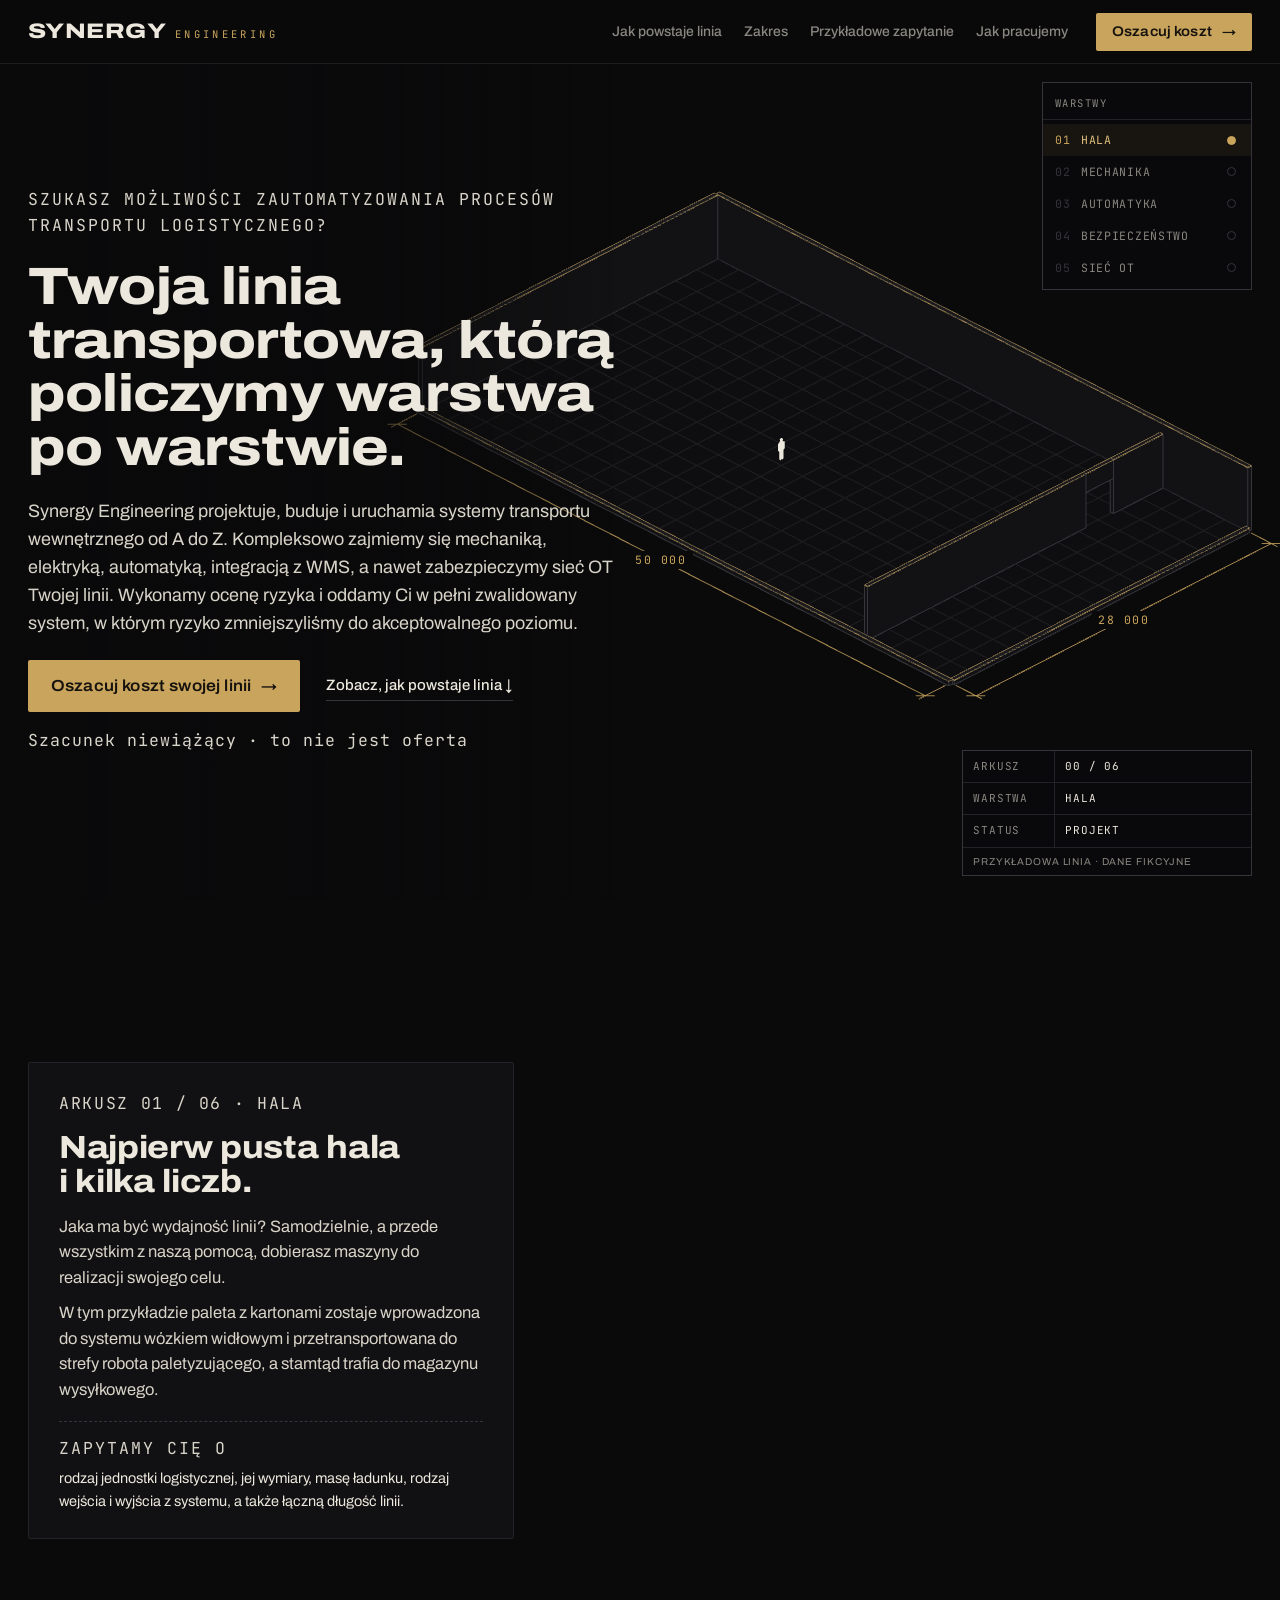
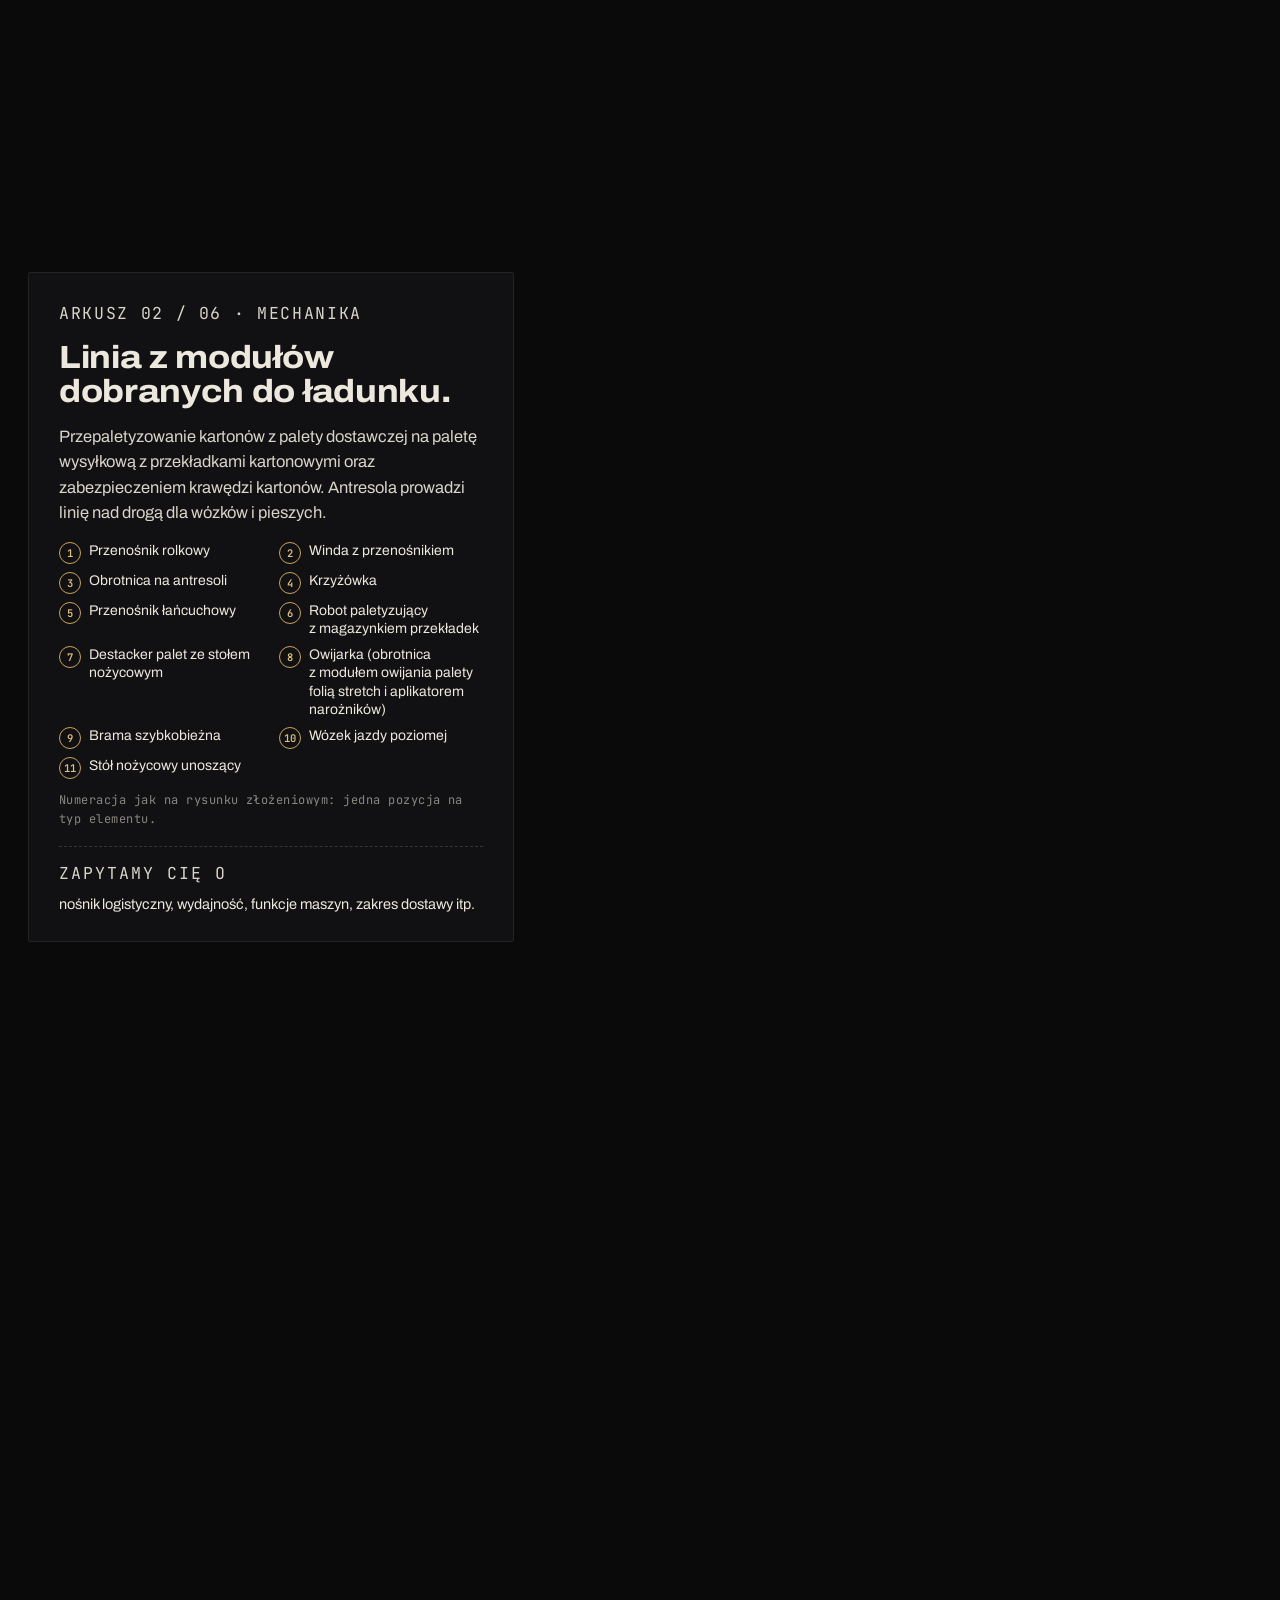
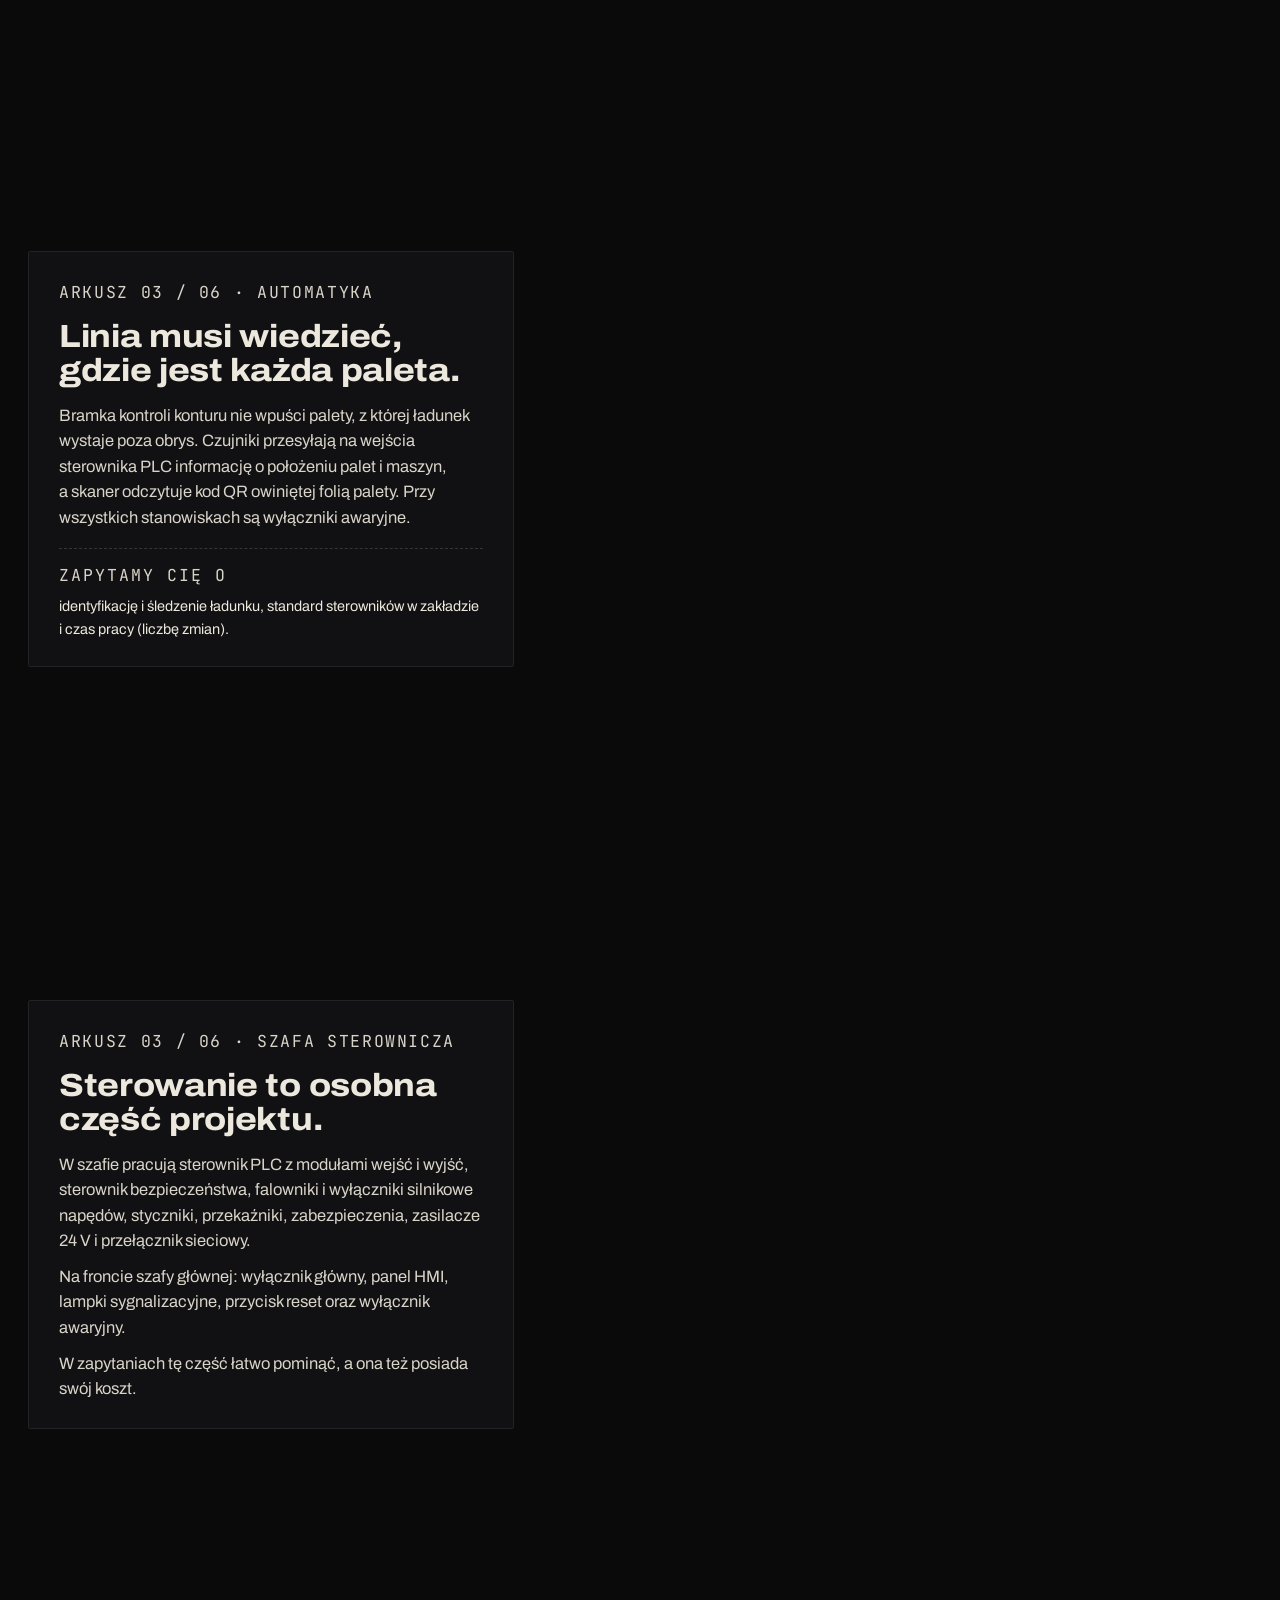
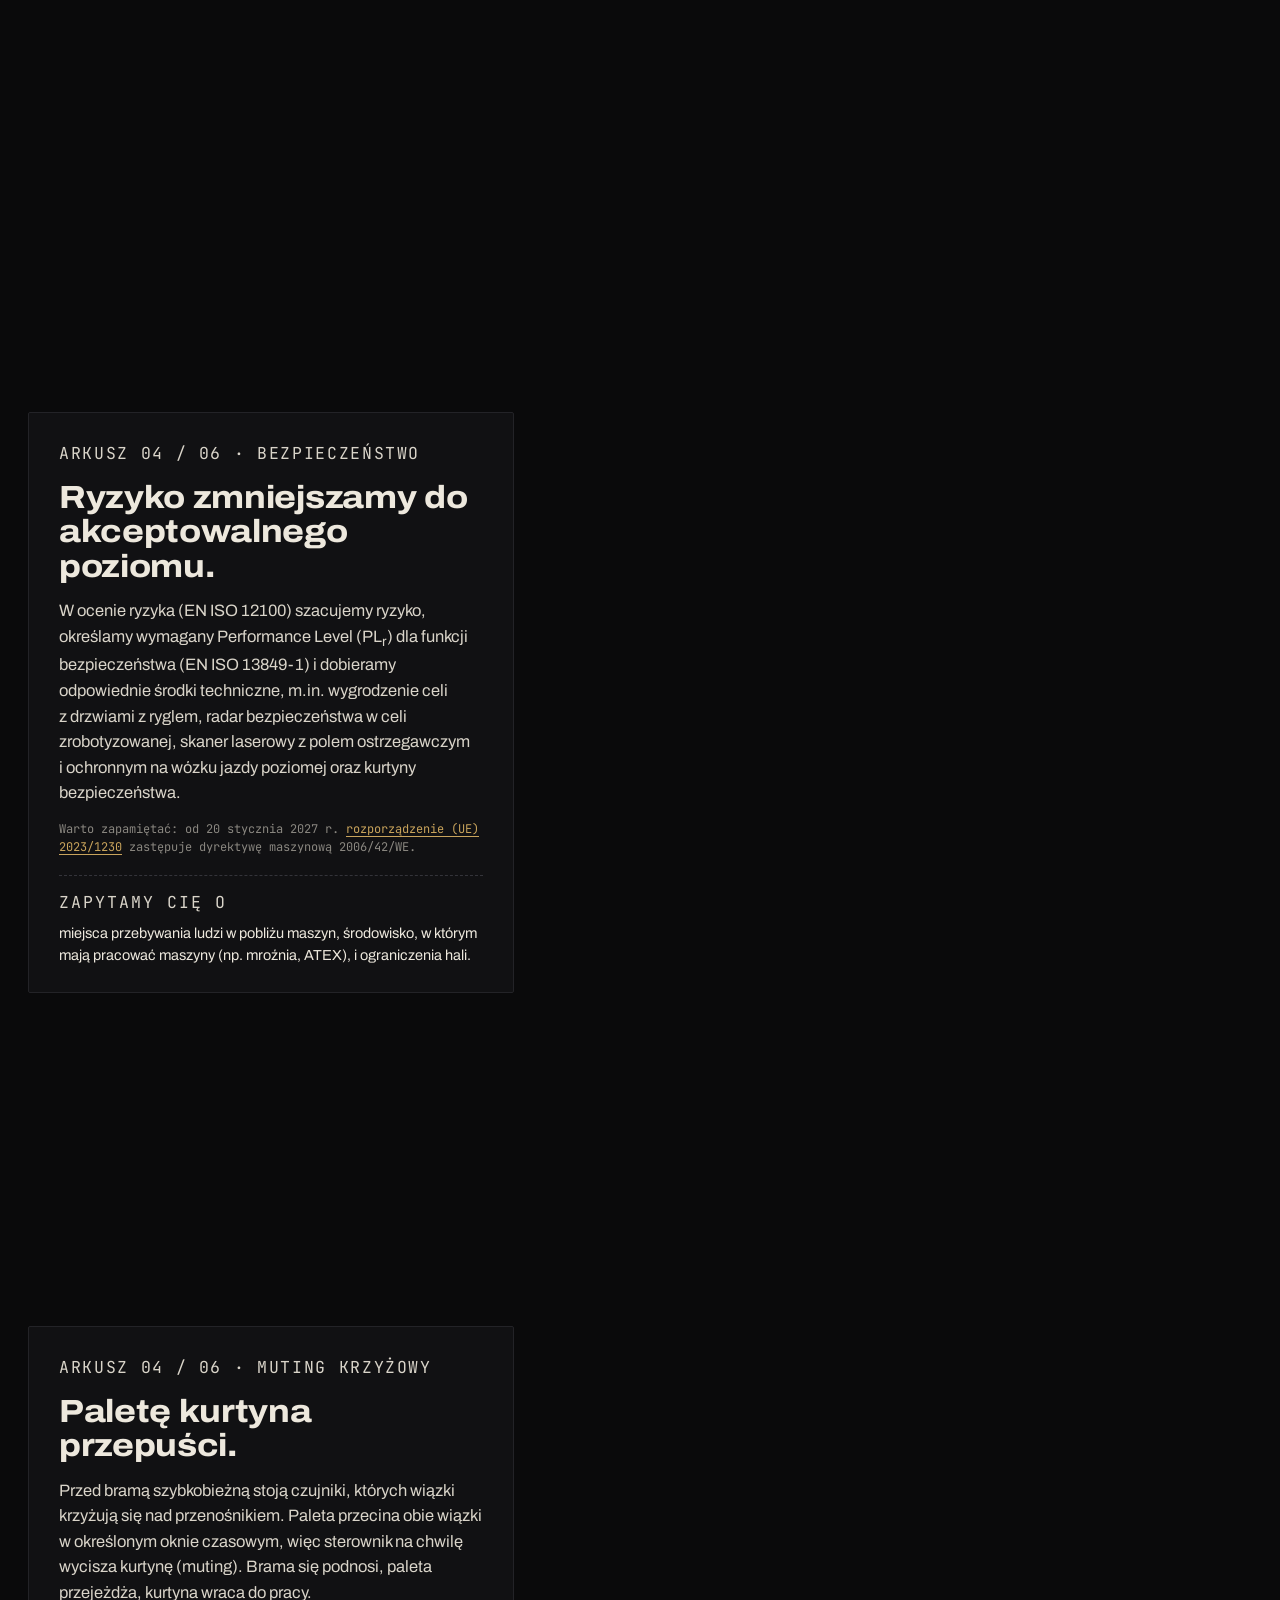
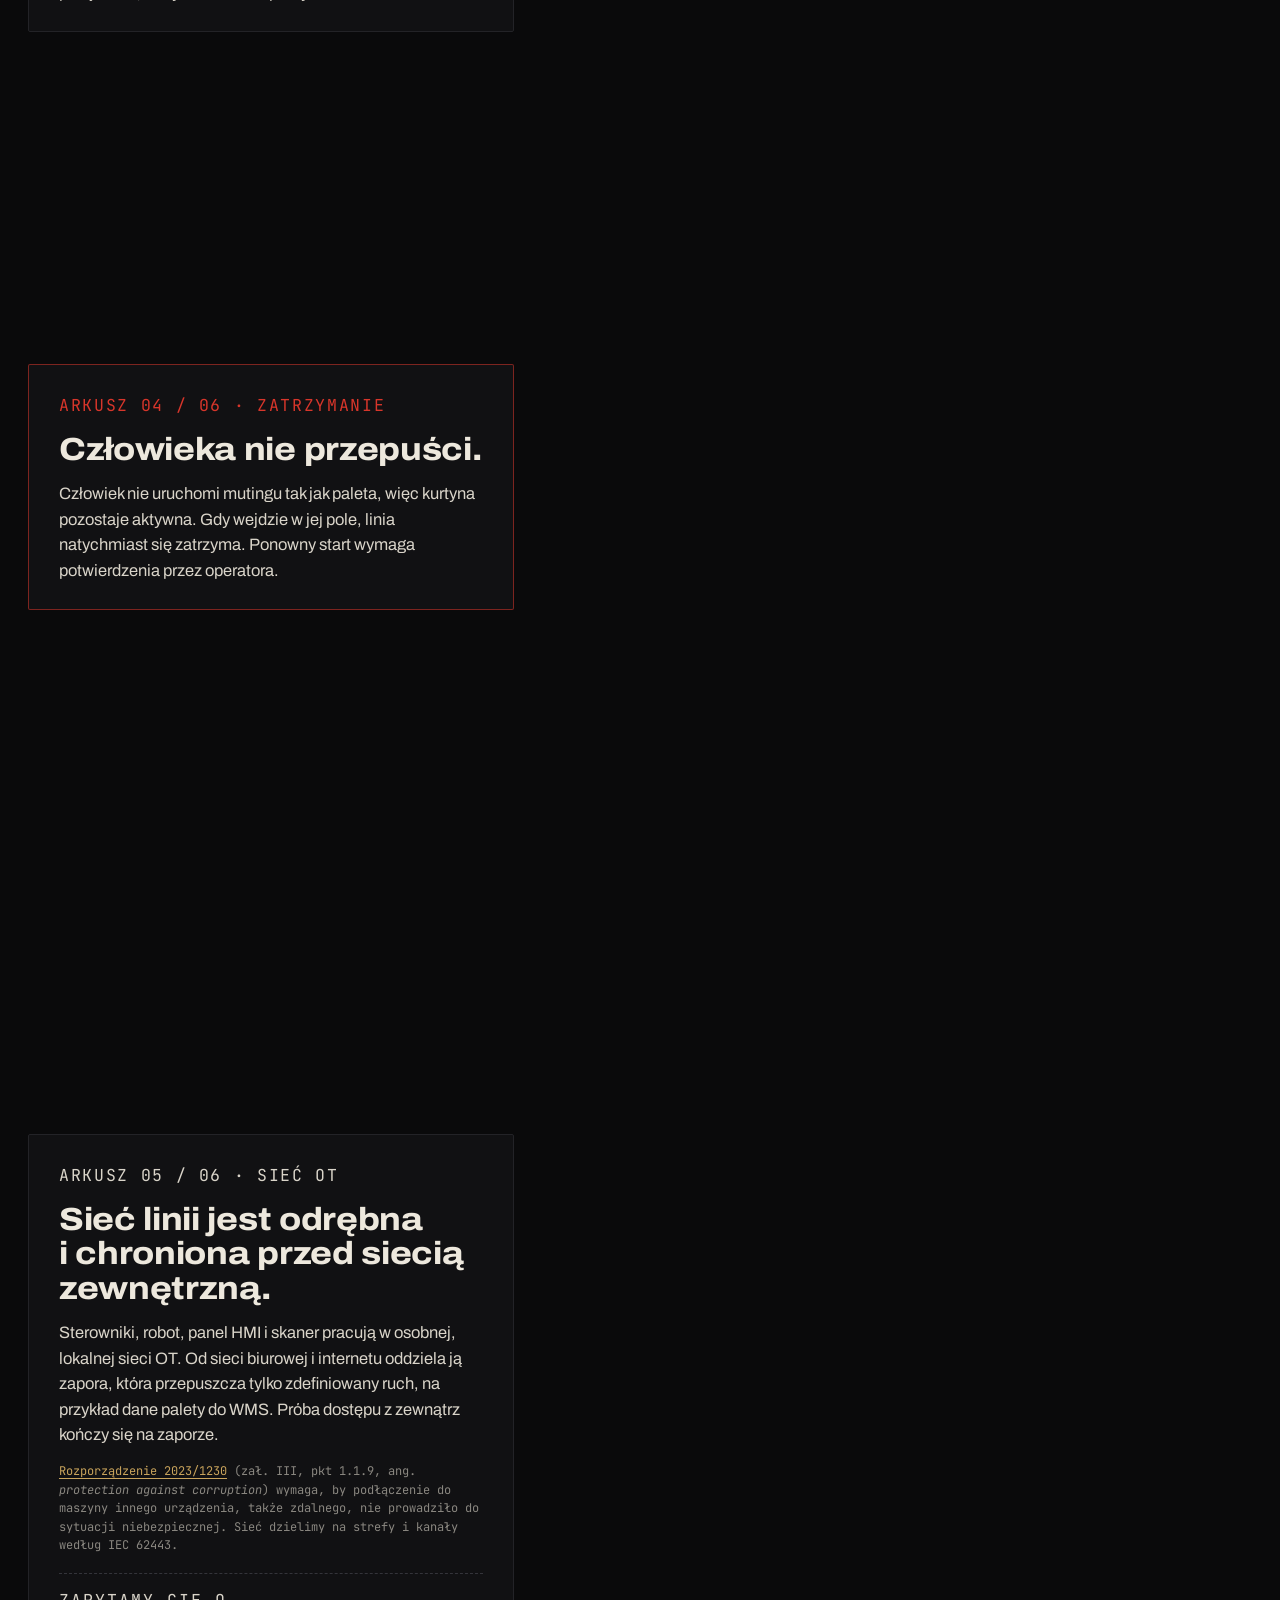
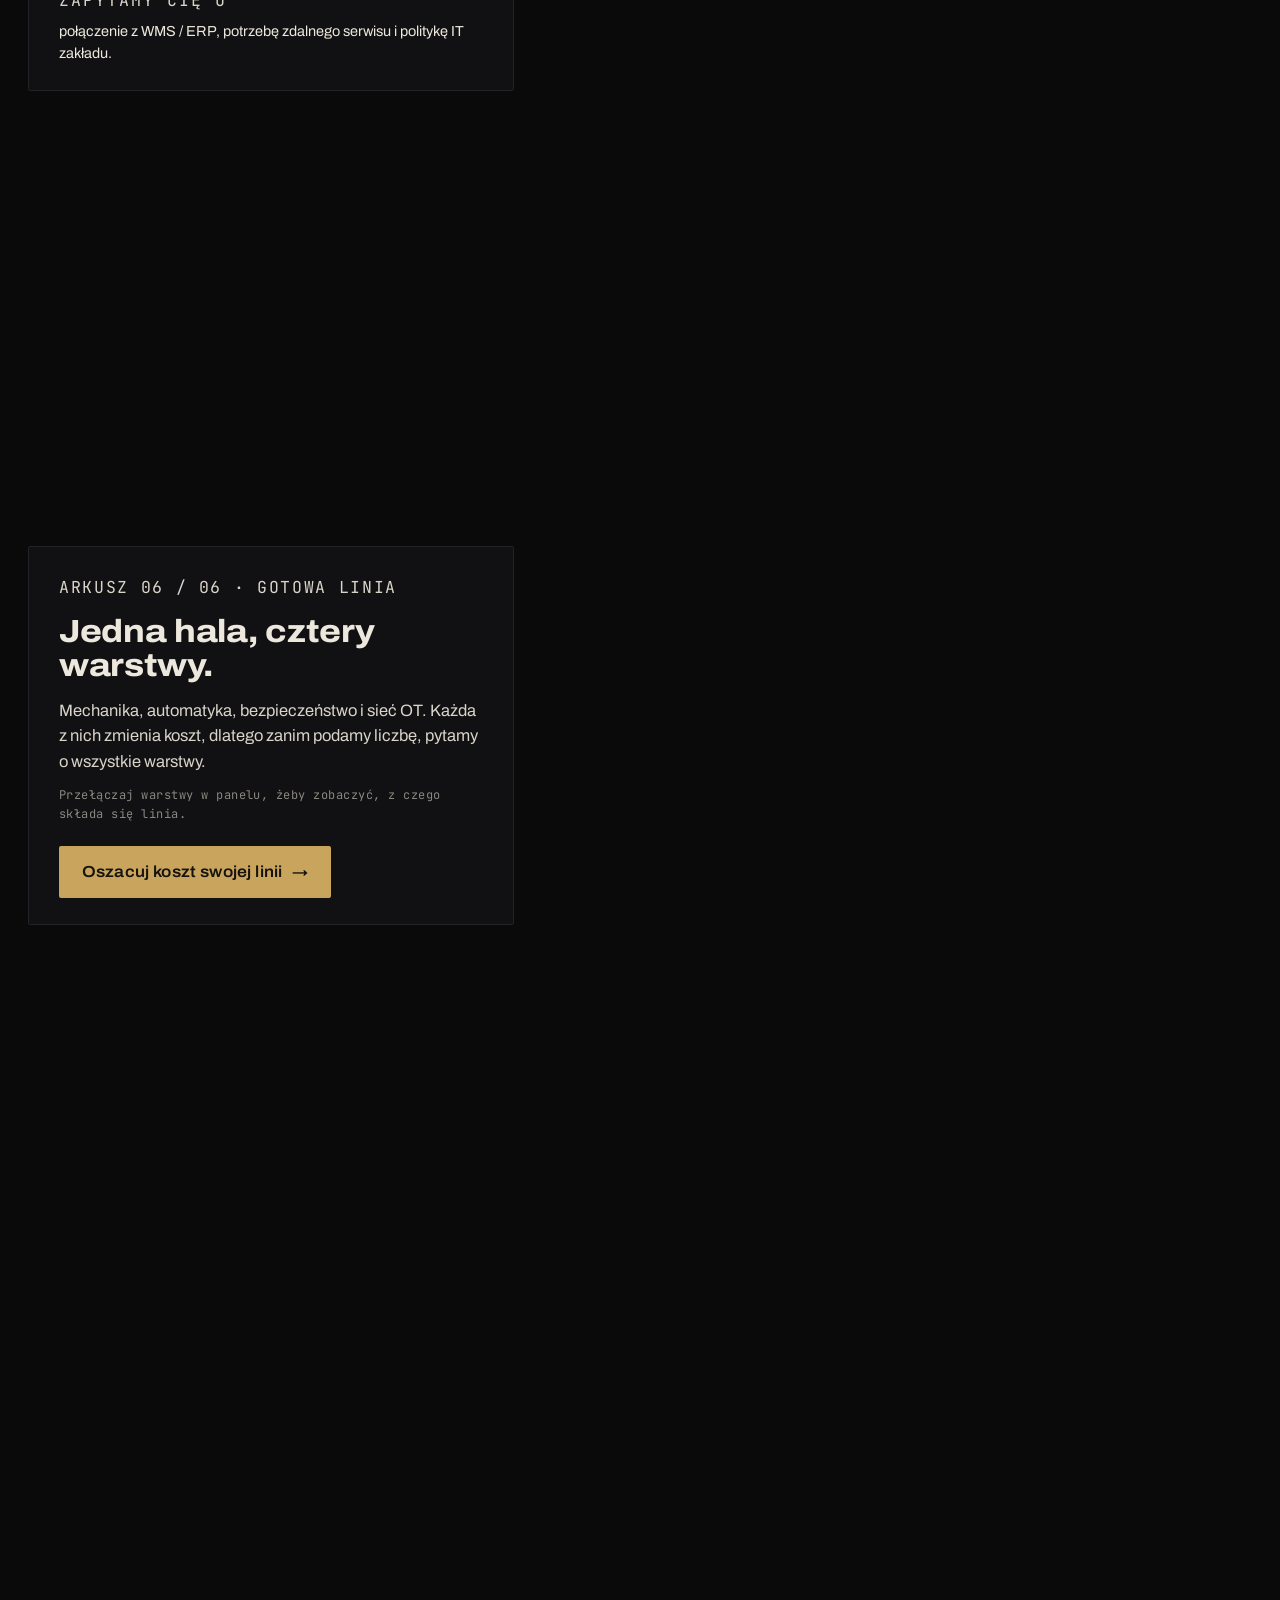
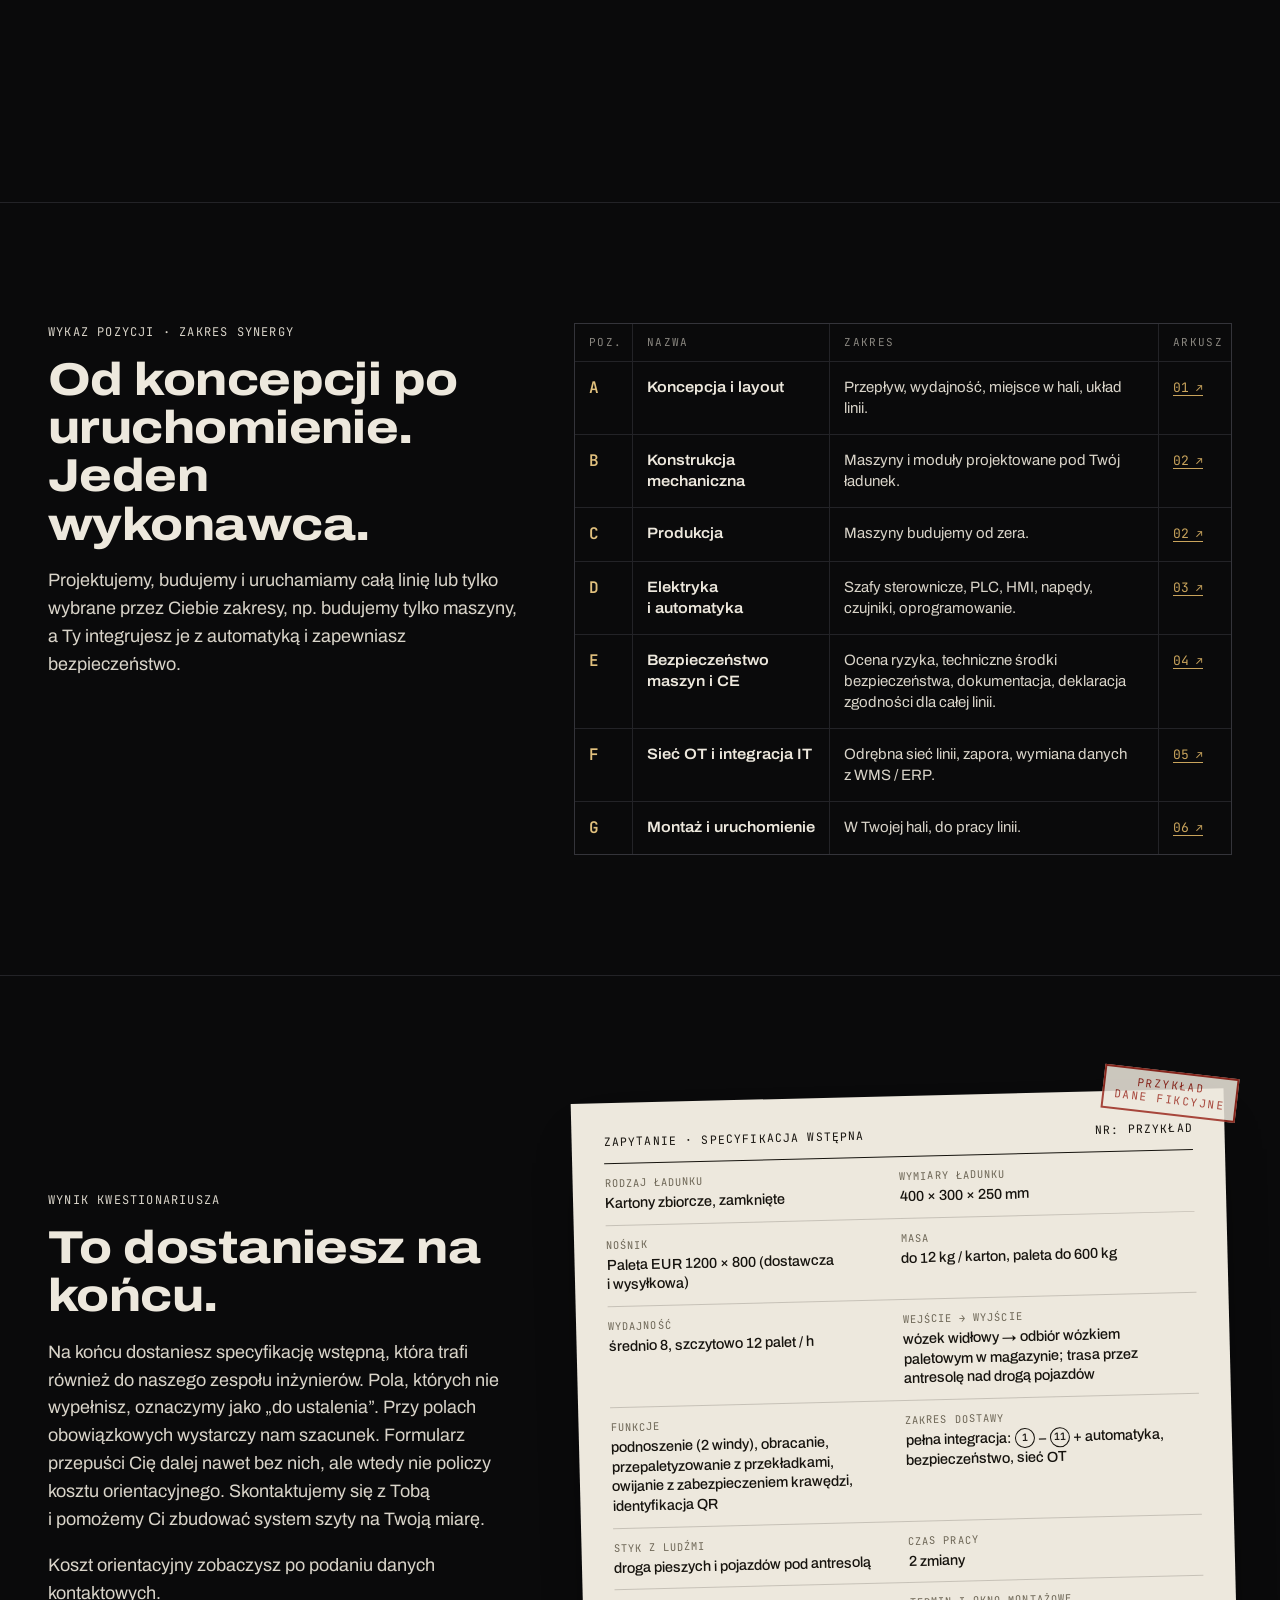
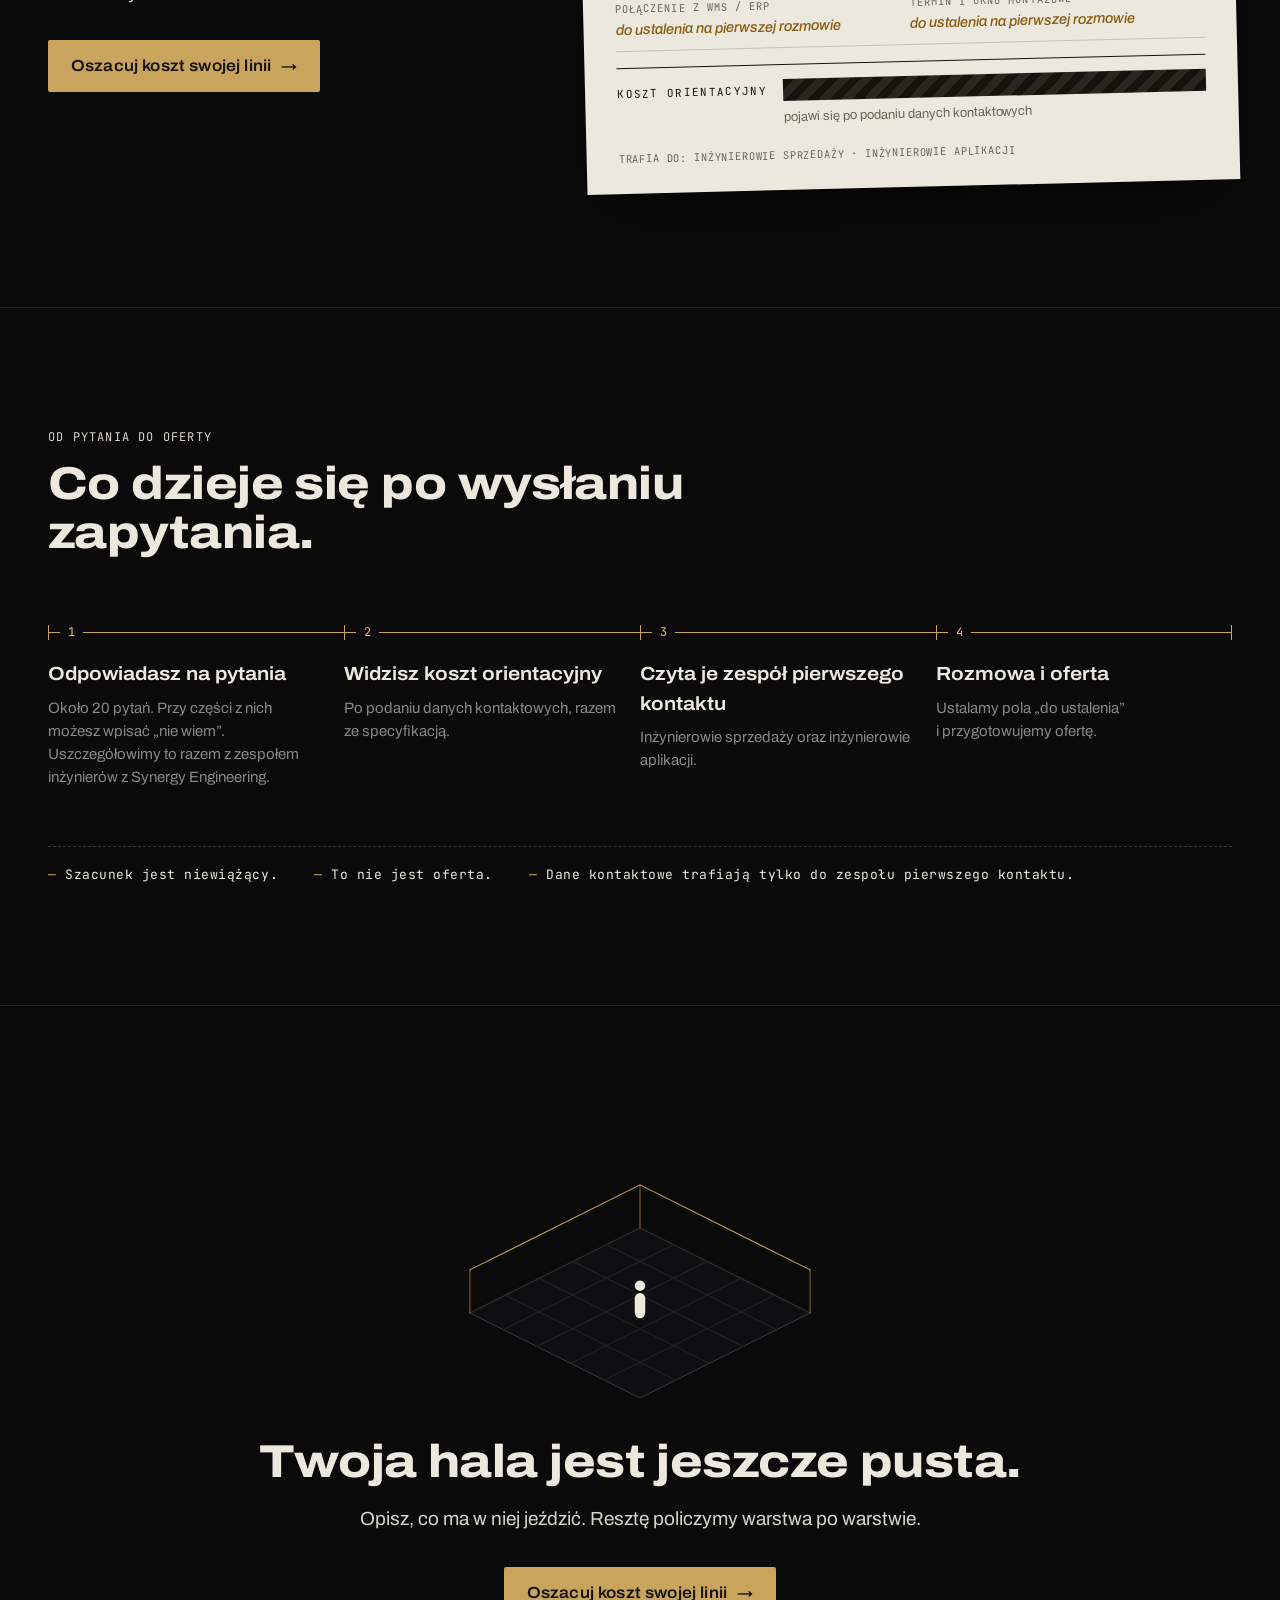
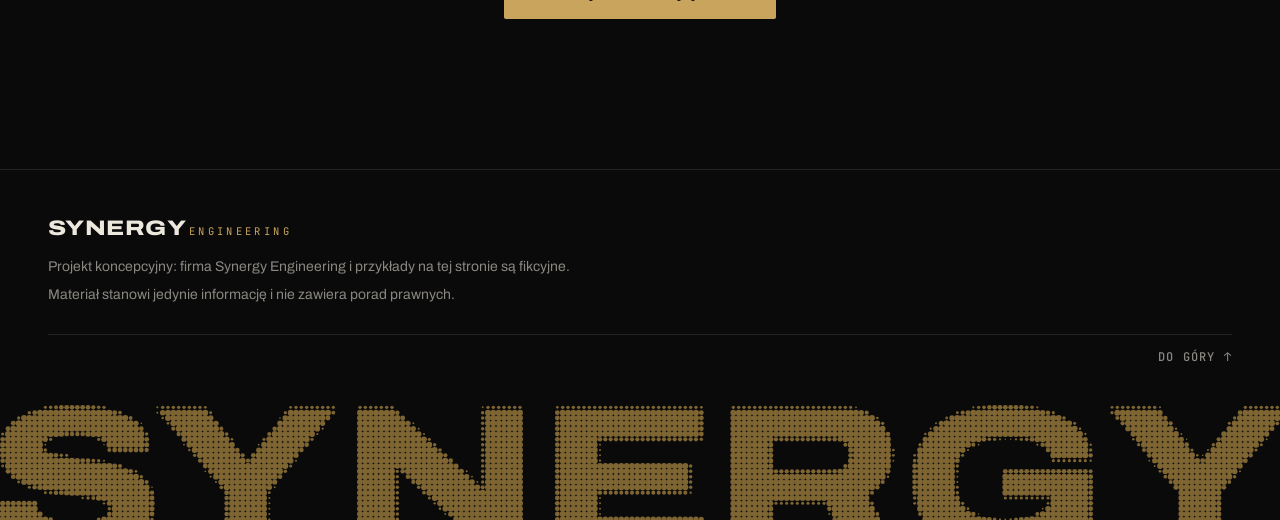
<file: index.html>
<!doctype html>
<html lang="pl">
<head>
  <meta charset="utf-8">
  <meta name="viewport" content="width=device-width, initial-scale=1">
  <title>Synergy Engineering</title>
  <meta name="description" content="Synergy Engineering projektuje, buduje i uruchamia systemy transportu wewnętrznego od A do Z: mechanika, elektryka, automatyka, integracja z WMS i sieć OT. Oszacuj niewiążący koszt swojej linii.">
  <link rel="preconnect" href="https://fonts.googleapis.com">
  <link rel="preconnect" href="https://fonts.gstatic.com" crossorigin>
  <link href="https://fonts.googleapis.com/css2?family=Archivo:wdth,wght@62..125,100..900&family=JetBrains+Mono:wght@400;500;600&display=swap" rel="stylesheet">
  <link rel="stylesheet" href="css/styles.css">
</head>
<body>
  <a class="skip" href="#main">Przejdź do treści</a>

  <header class="topbar">
    <a class="brand" href="#top" aria-label="Synergy Engineering, początek strony">
      <span class="brand-mark">SYNERGY</span><span class="brand-sub">ENGINEERING</span>
    </a>
    <nav class="topnav" aria-label="Sekcje strony">
      <a href="#arkusz-01" data-goto="0.11">Jak powstaje linia</a>
      <a href="#zakres">Zakres</a>
      <a href="#zapytanie">Przykładowe zapytanie</a>
      <a href="#proces">Jak pracujemy</a>
    </nav>
    <a class="btn btn-gold btn-sm" href="oszacuj-koszt.html">Oszacuj koszt <span class="arr" aria-hidden="true">→</span></a>
  </header>

  <main id="main">
    <section class="line" id="top" aria-label="Przykładowa linia, warstwa po warstwie">
      <div class="sticky">
        <div class="stage" aria-hidden="true">
          <canvas id="scene"></canvas>
          <img class="fallback" id="fallback" src="assets/fallback/p00.jpg" alt="">
          <div class="scrim"></div>
          <svg class="leaders" id="leaders"></svg>
          <div class="labels" id="labels"></div>
          <div class="titleblock" id="titleblock">
            <div class="tb-row"><span class="tb-k">Arkusz</span><span class="tb-v" id="tb-sheet">00 / 06</span></div>
            <div class="tb-row"><span class="tb-k">Warstwa</span><span class="tb-v" id="tb-layer">Hala</span></div>
            <div class="tb-row"><span class="tb-k">Status</span><span class="tb-v" id="tb-status">Projekt</span></div>
            <div class="tb-row tb-foot"><span>Przykładowa linia · dane fikcyjne</span></div>
          </div>
        </div>
        <nav class="layers" id="layers" aria-label="Warstwy linii">
          <p class="layers-title" id="layers-title">Warstwy</p>
          <button type="button" data-layer="hala" data-goto="0.11"><span class="ly-n">01</span><span class="ly-t">Hala</span><span class="ly-dot"></span></button>
          <button type="button" data-layer="mechanika" data-goto="0.25"><span class="ly-n">02</span><span class="ly-t">Mechanika</span><span class="ly-dot"></span></button>
          <button type="button" data-layer="automatyka" data-goto="0.39"><span class="ly-n">03</span><span class="ly-t">Automatyka</span><span class="ly-dot"></span></button>
          <button type="button" data-layer="bezpieczenstwo" data-goto="0.57"><span class="ly-n">04</span><span class="ly-t">Bezpieczeństwo</span><span class="ly-dot"></span></button>
          <button type="button" data-layer="siec" data-goto="0.84"><span class="ly-n">05</span><span class="ly-t">Sieć OT</span><span class="ly-dot"></span></button>
        </nav>
      </div>

      <div class="cards" id="cards">
        <article class="card card-hero" data-p="0">
          <p class="eyebrow">Szukasz możliwości zautomatyzowania procesów transportu logistycznego?</p>
          <h1>Twoja linia transportowa, którą policzymy warstwa po&nbsp;warstwie.</h1>
          <p class="lead">Synergy Engineering projektuje, buduje i&nbsp;uruchamia systemy transportu wewnętrznego od A&nbsp;do&nbsp;Z. <span class="lead-2">Kompleksowo zajmiemy się mechaniką, elektryką, automatyką, integracją z&nbsp;WMS, a&nbsp;nawet zabezpieczymy sieć OT Twojej linii.</span> <span class="lead-3">Wykonamy ocenę ryzyka i&nbsp;oddamy Ci w&nbsp;pełni zwalidowany system, w&nbsp;którym ryzyko zmniejszyliśmy do akceptowalnego poziomu.</span></p>
          <div class="cta-row">
            <a class="btn btn-gold" href="oszacuj-koszt.html">Oszacuj koszt swojej linii <span class="arr" aria-hidden="true">→</span></a>
            <a class="btn-text" href="#arkusz-01" data-goto="0.11">Zobacz, jak powstaje linia <span aria-hidden="true">↓</span></a>
          </div>
          <p class="fine">Szacunek niewiążący · to nie jest oferta</p>
        </article>

        <article class="card" id="arkusz-01" data-s="0.06" data-p="0.11">
          <p class="sheet">Arkusz 01 / 06 · Hala</p>
          <h2>Najpierw pusta hala i&nbsp;kilka liczb.</h2>
          <p>Jaka ma być wydajność linii? Samodzielnie, a&nbsp;przede wszystkim z&nbsp;naszą pomocą, dobierasz maszyny do realizacji swojego celu.</p>
          <p>W tym przykładzie paleta z&nbsp;kartonami zostaje wprowadzona do systemu wózkiem widłowym i&nbsp;przetransportowana do strefy robota paletyzującego, a&nbsp;stamtąd trafia do magazynu wysyłkowego.</p>
          <div class="asks"><p class="asks-k">Zapytamy Cię o</p><p>rodzaj jednostki logistycznej, jej wymiary, masę ładunku, rodzaj wejścia i&nbsp;wyjścia z&nbsp;systemu, a&nbsp;także łączną długość linii.</p></div>
        </article>

        <article class="card card-long" id="arkusz-02" data-s="0.15" data-p="0.25">
          <p class="sheet">Arkusz 02 / 06 · Mechanika</p>
          <h2>Linia z&nbsp;modułów dobranych do ładunku.</h2>
          <p>Przepaletyzowanie kartonów z&nbsp;palety dostawczej na paletę wysyłkową z&nbsp;przekładkami kartonowymi oraz zabezpieczeniem krawędzi kartonów. Antresola prowadzi linię nad drogą dla wózków i&nbsp;pieszych.</p>
          <ol class="positions">
            <li><span class="ball">1</span>Przenośnik rolkowy</li>
            <li><span class="ball">2</span>Winda z&nbsp;przenośnikiem</li>
            <li><span class="ball">3</span>Obrotnica na antresoli</li>
            <li><span class="ball">4</span>Krzyżówka</li>
            <li><span class="ball">5</span>Przenośnik łańcuchowy</li>
            <li><span class="ball">6</span>Robot paletyzujący z&nbsp;magazynkiem przekładek</li>
            <li><span class="ball">7</span>Destacker palet ze stołem nożycowym</li>
            <li><span class="ball">8</span>Owijarka (obrotnica z&nbsp;modułem owijania palety folią stretch i&nbsp;aplikatorem narożników)</li>
            <li><span class="ball">9</span>Brama szybkobieżna</li>
            <li><span class="ball">10</span>Wózek jazdy poziomej</li>
            <li><span class="ball">11</span>Stół nożycowy unoszący</li>
          </ol>
          <p class="note">Numeracja jak na rysunku złożeniowym: jedna pozycja na typ elementu.</p>
          <div class="asks"><p class="asks-k">Zapytamy Cię o</p><p>nośnik logistyczny, wydajność, funkcje maszyn, zakres dostawy itp.</p></div>
        </article>

        <article class="card" id="arkusz-03" data-s="0.345" data-p="0.39">
          <p class="sheet">Arkusz 03 / 06 · Automatyka</p>
          <h2>Linia musi wiedzieć, gdzie jest każda paleta.</h2>
          <p>Bramka kontroli konturu nie wpuści palety, z&nbsp;której ładunek wystaje poza obrys. Czujniki przesyłają na wejścia sterownika PLC informację o&nbsp;położeniu palet i&nbsp;maszyn, a&nbsp;skaner odczytuje kod QR owiniętej folią palety. Przy wszystkich stanowiskach są wyłączniki awaryjne.</p>
          <div class="asks"><p class="asks-k">Zapytamy Cię o</p><p>identyfikację i&nbsp;śledzenie ładunku, standard sterowników w&nbsp;zakładzie i&nbsp;czas pracy (liczbę zmian).</p></div>
        </article>

        <article class="card" data-s="0.42" data-p="0.48">
          <p class="sheet">Arkusz 03 / 06 · Szafa sterownicza</p>
          <h2>Sterowanie to osobna część projektu.</h2>
          <p>W szafie pracują sterownik PLC z&nbsp;modułami wejść i&nbsp;wyjść, sterownik bezpieczeństwa, falowniki i&nbsp;wyłączniki silnikowe napędów, styczniki, przekaźniki, zabezpieczenia, zasilacze 24&nbsp;V i&nbsp;przełącznik sieciowy.</p>
          <p>Na froncie szafy głównej: wyłącznik główny, panel HMI, lampki sygnalizacyjne, przycisk reset oraz wyłącznik awaryjny.</p>
          <p>W zapytaniach tę część łatwo pominąć, a&nbsp;ona też posiada swój koszt.</p>
        </article>

        <article class="card" id="arkusz-04" data-s="0.545" data-p="0.57">
          <p class="sheet">Arkusz 04 / 06 · Bezpieczeństwo</p>
          <h2>Ryzyko zmniejszamy do akceptowalnego poziomu.</h2>
          <p>W&nbsp;ocenie ryzyka (EN&nbsp;ISO&nbsp;12100) szacujemy ryzyko, określamy wymagany Performance Level (PL<sub>r</sub>) dla funkcji bezpieczeństwa (EN&nbsp;ISO&nbsp;13849-1) i&nbsp;dobieramy odpowiednie środki techniczne, m.in. wygrodzenie celi z&nbsp;drzwiami z&nbsp;ryglem, radar bezpieczeństwa w&nbsp;celi zrobotyzowanej, skaner laserowy z&nbsp;polem ostrzegawczym i&nbsp;ochronnym na wózku jazdy poziomej oraz kurtyny bezpieczeństwa.</p>
          <p class="src">Warto zapamiętać: od 20&nbsp;stycznia 2027&nbsp;r. <a href="https://eur-lex.europa.eu/eli/reg/2023/1230/oj" target="_blank" rel="noopener">rozporządzenie (UE) 2023/1230</a> zastępuje dyrektywę maszynową 2006/42/WE.</p>
          <div class="asks"><p class="asks-k">Zapytamy Cię o</p><p>miejsca przebywania ludzi w&nbsp;pobliżu maszyn, środowisko, w&nbsp;którym mają pracować maszyny (np. mroźnia, ATEX), i&nbsp;ograniczenia hali.</p></div>
        </article>

        <article class="card" data-s="0.59" data-p="0.635">
          <p class="sheet">Arkusz 04 / 06 · Muting krzyżowy</p>
          <h2>Paletę kurtyna przepuści.</h2>
          <p>Przed bramą szybkobieżną stoją czujniki, których wiązki krzyżują się nad przenośnikiem. Paleta przecina obie wiązki w&nbsp;określonym oknie czasowym, więc sterownik na chwilę wycisza kurtynę (muting). Brama się podnosi, paleta przejeżdża, kurtyna wraca do pracy.</p>
        </article>

        <article class="card card-alert" data-s="0.665" data-p="0.735">
          <p class="sheet">Arkusz 04 / 06 · Zatrzymanie</p>
          <h2>Człowieka nie przepuści.</h2>
          <p>Człowiek nie uruchomi mutingu tak jak paleta, więc kurtyna pozostaje aktywna. Gdy wejdzie w&nbsp;jej pole, linia natychmiast się zatrzyma. Ponowny start wymaga potwierdzenia przez operatora.</p>
        </article>

        <article class="card" id="arkusz-05" data-s="0.76" data-p="0.84">
          <p class="sheet">Arkusz 05 / 06 · Sieć OT</p>
          <h2>Sieć linii jest odrębna i&nbsp;chroniona przed siecią zewnętrzną.</h2>
          <p>Sterowniki, robot, panel HMI i&nbsp;skaner pracują w&nbsp;osobnej, lokalnej sieci OT. Od sieci biurowej i&nbsp;internetu oddziela ją zapora, która przepuszcza tylko zdefiniowany ruch, na przykład dane palety do WMS. Próba dostępu z&nbsp;zewnątrz kończy się na zaporze.</p>
          <p class="src"><a href="https://eur-lex.europa.eu/eli/reg/2023/1230/oj" target="_blank" rel="noopener">Rozporządzenie 2023/1230</a> (zał. III, pkt 1.1.9, ang. <i>protection against corruption</i>) wymaga, by podłączenie do maszyny innego urządzenia, także zdalnego, nie prowadziło do sytuacji niebezpiecznej. Sieć dzielimy na strefy i&nbsp;kanały według IEC&nbsp;62443.</p>
          <div class="asks"><p class="asks-k">Zapytamy Cię o</p><p>połączenie z&nbsp;WMS / ERP, potrzebę zdalnego serwisu i&nbsp;politykę IT zakładu.</p></div>
        </article>

        <article class="card" id="arkusz-06" data-s="0.885" data-p="0.945">
          <p class="sheet">Arkusz 06 / 06 · Gotowa linia</p>
          <h2>Jedna hala, cztery warstwy.</h2>
          <p>Mechanika, automatyka, bezpieczeństwo i&nbsp;sieć OT. Każda z&nbsp;nich zmienia koszt, dlatego zanim podamy liczbę, pytamy o&nbsp;wszystkie warstwy.</p>
          <p class="note toggle-hint">Przełączaj warstwy w&nbsp;panelu, żeby zobaczyć, z&nbsp;czego składa się linia.</p>
          <div class="cta-row">
            <a class="btn btn-gold" href="oszacuj-koszt.html">Oszacuj koszt swojej linii <span class="arr" aria-hidden="true">→</span></a>
          </div>
        </article>
      </div>
    </section>

    <section class="block scope" id="zakres" aria-labelledby="zakres-h">
      <div class="wrap scope-grid">
        <div class="scope-head">
          <p class="sheet">Wykaz pozycji · zakres Synergy</p>
          <h2 id="zakres-h">Od koncepcji po uruchomienie. Jeden wykonawca.</h2>
          <p>Projektujemy, budujemy i&nbsp;uruchamiamy całą linię lub tylko wybrane przez Ciebie zakresy, np. budujemy tylko maszyny, a&nbsp;Ty integrujesz je z&nbsp;automatyką i&nbsp;zapewniasz bezpieczeństwo.</p>
        </div>
        <div class="parts" role="table" aria-label="Zakres prac Synergy Engineering">
          <div class="parts-row parts-th" role="row">
            <span role="columnheader">Poz.</span><span role="columnheader">Nazwa</span><span role="columnheader">Zakres</span><span role="columnheader">Arkusz</span>
          </div>
          <div class="parts-row" role="row"><span role="cell" class="pz">A</span><span role="cell" class="pn">Koncepcja i&nbsp;layout</span><span role="cell">Przepływ, wydajność, miejsce w&nbsp;hali, układ linii.</span><span role="cell"><a href="#arkusz-01" data-goto="0.11">01</a></span></div>
          <div class="parts-row" role="row"><span role="cell" class="pz">B</span><span role="cell" class="pn">Konstrukcja mechaniczna</span><span role="cell">Maszyny i&nbsp;moduły projektowane pod Twój ładunek.</span><span role="cell"><a href="#arkusz-02" data-goto="0.25">02</a></span></div>
          <div class="parts-row" role="row"><span role="cell" class="pz">C</span><span role="cell" class="pn">Produkcja</span><span role="cell">Maszyny budujemy od zera.</span><span role="cell"><a href="#arkusz-02" data-goto="0.25">02</a></span></div>
          <div class="parts-row" role="row"><span role="cell" class="pz">D</span><span role="cell" class="pn">Elektryka i&nbsp;automatyka</span><span role="cell">Szafy sterownicze, PLC, HMI, napędy, czujniki, oprogramowanie.</span><span role="cell"><a href="#arkusz-03" data-goto="0.39">03</a></span></div>
          <div class="parts-row" role="row"><span role="cell" class="pz">E</span><span role="cell" class="pn">Bezpieczeństwo maszyn i&nbsp;CE</span><span role="cell">Ocena ryzyka, techniczne środki bezpieczeństwa, dokumentacja, deklaracja zgodności dla całej linii.</span><span role="cell"><a href="#arkusz-04" data-goto="0.57">04</a></span></div>
          <div class="parts-row" role="row"><span role="cell" class="pz">F</span><span role="cell" class="pn">Sieć OT i&nbsp;integracja IT</span><span role="cell">Odrębna sieć linii, zapora, wymiana danych z&nbsp;WMS / ERP.</span><span role="cell"><a href="#arkusz-05" data-goto="0.84">05</a></span></div>
          <div class="parts-row" role="row"><span role="cell" class="pz">G</span><span role="cell" class="pn">Montaż i&nbsp;uruchomienie</span><span role="cell">W Twojej hali, do pracy linii.</span><span role="cell"><a href="#arkusz-06" data-goto="0.945">06</a></span></div>
        </div>
      </div>
    </section>

    <section class="block request" id="zapytanie" aria-labelledby="zapytanie-h">
      <div class="wrap request-grid">
        <div class="request-text">
          <p class="sheet">Wynik kwestionariusza</p>
          <h2 id="zapytanie-h">To dostaniesz na końcu.</h2>
          <p>Na końcu dostaniesz specyfikację wstępną, która trafi również do naszego zespołu inżynierów. Pola, których nie wypełnisz, oznaczymy jako „do ustalenia”. Przy polach obowiązkowych wystarczy nam szacunek. Formularz przepuści Cię dalej nawet bez nich, ale wtedy nie policzy kosztu orientacyjnego. Skontaktujemy się z&nbsp;Tobą i&nbsp;pomożemy Ci zbudować system szyty na Twoją miarę.</p>
          <p>Koszt orientacyjny zobaczysz po podaniu danych kontaktowych.</p>
          <a class="btn btn-gold" href="oszacuj-koszt.html">Oszacuj koszt swojej linii <span class="arr" aria-hidden="true">→</span></a>
        </div>
        <figure class="paper" aria-label="Przykładowe zapytanie z danymi fikcyjnymi">
          <div class="stamp" aria-hidden="true">Przykład<br>dane fikcyjne</div>
          <header class="paper-head">
            <span>Zapytanie · specyfikacja wstępna</span><span>Nr: przykład</span>
          </header>
          <dl class="paper-fields">
            <div><dt>Rodzaj ładunku</dt><dd>Kartony zbiorcze, zamknięte</dd></div>
            <div><dt>Wymiary ładunku</dt><dd>400 × 300 × 250 mm</dd></div>
            <div><dt>Nośnik</dt><dd>Paleta EUR 1200 × 800 (dostawcza i&nbsp;wysyłkowa)</dd></div>
            <div><dt>Masa</dt><dd>do 12 kg / karton, paleta do 600 kg</dd></div>
            <div><dt>Wydajność</dt><dd>średnio 8, szczytowo 12 palet / h</dd></div>
            <div><dt>Wejście → wyjście</dt><dd>wózek widłowy → odbiór wózkiem paletowym w&nbsp;magazynie; trasa przez antresolę nad drogą pojazdów</dd></div>
            <div><dt>Funkcje</dt><dd>podnoszenie (2 windy), obracanie, przepaletyzowanie z&nbsp;przekładkami, owijanie z&nbsp;zabezpieczeniem krawędzi, identyfikacja QR</dd></div>
            <div><dt>Zakres dostawy</dt><dd>pełna integracja: <span class="ballrow"><span class="ball">1</span>–<span class="ball">11</span></span> + automatyka, bezpieczeństwo, sieć OT</dd></div>
            <div><dt>Styk z&nbsp;ludźmi</dt><dd>droga pieszych i&nbsp;pojazdów pod antresolą</dd></div>
            <div><dt>Czas pracy</dt><dd>2 zmiany</dd></div>
            <div class="tbd"><dt>Połączenie z&nbsp;WMS / ERP</dt><dd>do ustalenia na pierwszej rozmowie</dd></div>
            <div class="tbd"><dt>Termin i&nbsp;okno montażowe</dt><dd>do ustalenia na pierwszej rozmowie</dd></div>
          </dl>
          <div class="paper-cost">
            <span class="pc-k">Koszt orientacyjny</span>
            <span class="pc-mask" aria-hidden="true"></span>
            <span class="pc-v">pojawi się po podaniu danych kontaktowych</span>
          </div>
          <footer class="paper-foot">Trafia do: inżynierowie sprzedaży · inżynierowie aplikacji</footer>
        </figure>
      </div>
    </section>

    <section class="block process" id="proces" aria-labelledby="proces-h">
      <div class="wrap">
        <p class="sheet">Od pytania do oferty</p>
        <h2 id="proces-h">Co dzieje się po wysłaniu zapytania.</h2>
        <ol class="dim">
          <li><span class="dim-n">1</span><strong>Odpowiadasz na pytania</strong><span>Około 20 pytań. Przy części z&nbsp;nich możesz wpisać „nie wiem”. Uszczegółowimy to razem z&nbsp;zespołem inżynierów z&nbsp;Synergy Engineering.</span></li>
          <li><span class="dim-n">2</span><strong>Widzisz koszt orientacyjny</strong><span>Po podaniu danych kontaktowych, razem ze specyfikacją.</span></li>
          <li><span class="dim-n">3</span><strong>Czyta je zespół pierwszego kontaktu</strong><span>Inżynierowie sprzedaży oraz inżynierowie aplikacji.</span></li>
          <li><span class="dim-n">4</span><strong>Rozmowa i&nbsp;oferta</strong><span>Ustalamy pola „do ustalenia” i&nbsp;przygotowujemy ofertę.</span></li>
        </ol>
        <ul class="terms">
          <li>Szacunek jest niewiążący.</li>
          <li>To nie jest oferta.</li>
          <li>Dane kontaktowe trafiają tylko do zespołu pierwszego kontaktu.</li>
        </ul>
      </div>
    </section>

    <section class="block final" aria-labelledby="final-h">
      <div class="wrap final-inner">
        <svg class="final-hall" viewBox="0 0 400 240" role="img" aria-label="Pusta hala w rzucie izometrycznym z jedną osobą">
          <g fill="none" stroke-linejoin="round" stroke-linecap="round">
            <path class="fh-floor" d="M200 78 L362 159 L200 240 L38 159 Z"/>
            <path class="fh-grid" d="M232 94 L70 175 M264 110 L102 191 M296 126 L134 207 M328 142 L166 223 M168 94 L330 175 M136 110 L298 191 M104 126 L266 207 M72 142 L234 223"/>
            <path class="fh-wall" d="M38 159 L38 118 M200 78 L200 37 M362 159 L362 118"/>
            <path class="fh-cut" d="M38 118 L200 37 L362 118"/>
          </g>
          <g class="fh-person"><rect x="195" y="140" width="10" height="24" rx="5"/><circle cx="200" cy="133" r="5"/></g>
        </svg>
        <h2 id="final-h">Twoja hala jest jeszcze pusta.</h2>
        <p>Opisz, co ma w&nbsp;niej jeździć. Resztę policzymy warstwa po warstwie.</p>
        <a class="btn btn-gold" href="oszacuj-koszt.html">Oszacuj koszt swojej linii <span class="arr" aria-hidden="true">→</span></a>
      </div>
    </section>
  </main>

  <footer class="footer">
    <canvas class="hwf-canvas" aria-hidden="true"></canvas>
    <div class="wrap footer-grid">
      <div>
        <p class="brand-foot"><span class="brand-mark">SYNERGY</span> <span class="brand-sub">ENGINEERING</span></p>
        <p>Projekt koncepcyjny: firma Synergy Engineering i&nbsp;przykłady na tej stronie są fikcyjne.</p>
        <p>Materiał stanowi jedynie informację i&nbsp;nie zawiera porad prawnych.</p>
      </div>
    </div>
    <div class="wrap">
      <div class="hwf-rule"><a class="hwf-up" href="#top">Do góry <span aria-hidden="true">↑</span></a></div>
    </div>
  </footer>

  <script src="vendor/three.min.js"></script>
  <script src="js/scene.js"></script>
  <script src="js/main.js"></script>
  <script src="js/footer.js"></script>
</body>
</html>
</file>
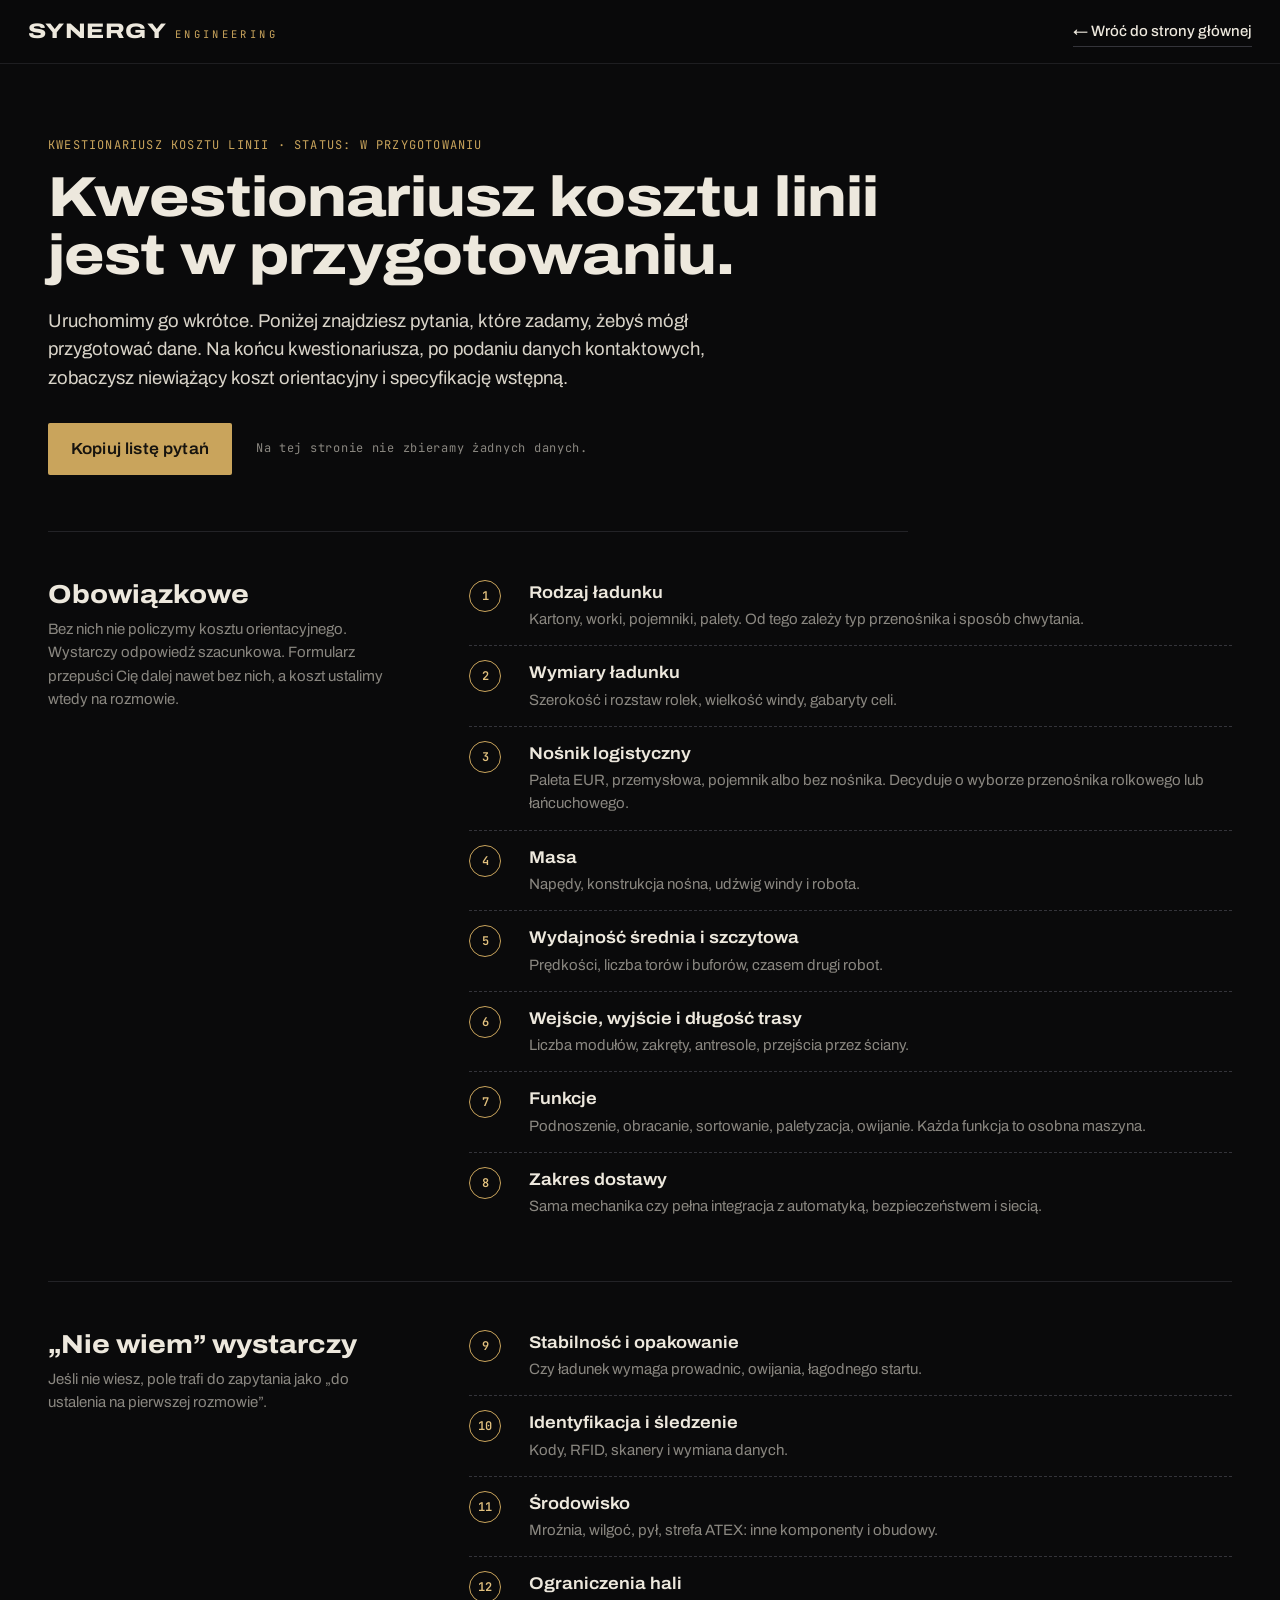
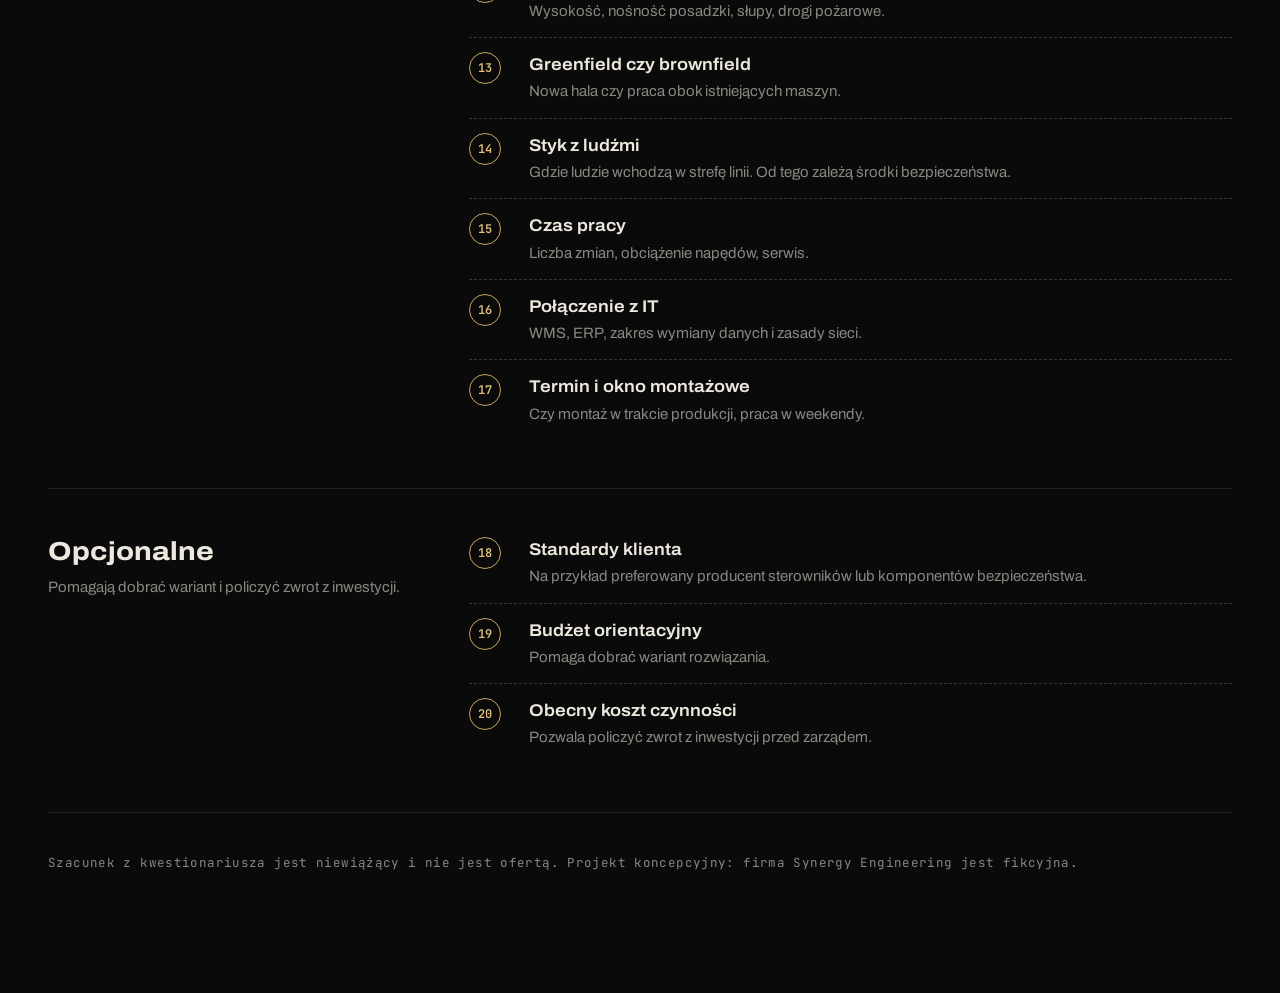
<file: oszacuj-koszt.html>
<!doctype html>
<html lang="pl">
<head>
  <meta charset="utf-8">
  <meta name="viewport" content="width=device-width, initial-scale=1">
  <title>Synergy Engineering · Kwestionariusz kosztu linii</title>
  <meta name="description" content="Kwestionariusz kosztu linii transportowej jest w przygotowaniu. Zobacz, o co zapytamy, i przygotuj dane.">
  <link rel="preconnect" href="https://fonts.googleapis.com">
  <link rel="preconnect" href="https://fonts.gstatic.com" crossorigin>
  <link href="https://fonts.googleapis.com/css2?family=Archivo:wdth,wght@62..125,100..900&family=JetBrains+Mono:wght@400;500;600&display=swap" rel="stylesheet">
  <link rel="stylesheet" href="css/styles.css">
</head>
<body class="q-body">
  <a class="skip" href="#main">Przejdź do treści</a>
  <header class="topbar">
    <a class="brand" href="index.html" aria-label="Synergy Engineering, strona główna">
      <span class="brand-mark">SYNERGY</span><span class="brand-sub">ENGINEERING</span>
    </a>
    <a class="btn-text" href="index.html">← Wróć do strony głównej</a>
  </header>

  <main id="main" class="q-main">
    <div class="wrap">
      <section class="q-head" aria-labelledby="q-h">
        <p class="sheet">Kwestionariusz kosztu linii · status: w przygotowaniu</p>
        <h1 id="q-h">Kwestionariusz kosztu linii jest w&nbsp;przygotowaniu.</h1>
        <p class="q-lead">Uruchomimy go wkrótce. Poniżej znajdziesz pytania, które zadamy, żebyś mógł przygotować dane. Na końcu kwestionariusza, po podaniu danych kontaktowych, zobaczysz niewiążący koszt orientacyjny i&nbsp;specyfikację wstępną.</p>
        <div class="q-actions">
          <button type="button" class="btn btn-gold" id="copy">Kopiuj listę pytań</button>
          <p class="fine">Na tej stronie nie zbieramy żadnych danych.</p>
        </div>
      </section>

      <section class="q-group" aria-labelledby="g1">
        <header class="q-group-head">
          <h2 id="g1">Obowiązkowe</h2>
          <p>Bez nich nie policzymy kosztu orientacyjnego. Wystarczy odpowiedź szacunkowa. Formularz przepuści Cię dalej nawet bez nich, a&nbsp;koszt ustalimy wtedy na rozmowie.</p>
        </header>
        <ol class="q-list" start="1">
          <li data-n="1"><strong>Rodzaj ładunku</strong><span>Kartony, worki, pojemniki, palety. Od tego zależy typ przenośnika i&nbsp;sposób chwytania.</span></li>
          <li data-n="2"><strong>Wymiary ładunku</strong><span>Szerokość i&nbsp;rozstaw rolek, wielkość windy, gabaryty celi.</span></li>
          <li data-n="3"><strong>Nośnik logistyczny</strong><span>Paleta EUR, przemysłowa, pojemnik albo bez nośnika. Decyduje o&nbsp;wyborze przenośnika rolkowego lub łańcuchowego.</span></li>
          <li data-n="4"><strong>Masa</strong><span>Napędy, konstrukcja nośna, udźwig windy i&nbsp;robota.</span></li>
          <li data-n="5"><strong>Wydajność średnia i&nbsp;szczytowa</strong><span>Prędkości, liczba torów i&nbsp;buforów, czasem drugi robot.</span></li>
          <li data-n="6"><strong>Wejście, wyjście i&nbsp;długość trasy</strong><span>Liczba modułów, zakręty, antresole, przejścia przez ściany.</span></li>
          <li data-n="7"><strong>Funkcje</strong><span>Podnoszenie, obracanie, sortowanie, paletyzacja, owijanie. Każda funkcja to osobna maszyna.</span></li>
          <li data-n="8"><strong>Zakres dostawy</strong><span>Sama mechanika czy pełna integracja z&nbsp;automatyką, bezpieczeństwem i&nbsp;siecią.</span></li>
        </ol>
      </section>

      <section class="q-group" aria-labelledby="g2">
        <header class="q-group-head">
          <h2 id="g2">„Nie wiem” wystarczy</h2>
          <p>Jeśli nie wiesz, pole trafi do zapytania jako „do ustalenia na pierwszej rozmowie”.</p>
        </header>
        <ol class="q-list" start="9">
          <li data-n="9"><strong>Stabilność i&nbsp;opakowanie</strong><span>Czy ładunek wymaga prowadnic, owijania, łagodnego startu.</span></li>
          <li data-n="10"><strong>Identyfikacja i&nbsp;śledzenie</strong><span>Kody, RFID, skanery i&nbsp;wymiana danych.</span></li>
          <li data-n="11"><strong>Środowisko</strong><span>Mroźnia, wilgoć, pył, strefa ATEX: inne komponenty i&nbsp;obudowy.</span></li>
          <li data-n="12"><strong>Ograniczenia hali</strong><span>Wysokość, nośność posadzki, słupy, drogi pożarowe.</span></li>
          <li data-n="13"><strong>Greenfield czy brownfield</strong><span>Nowa hala czy praca obok istniejących maszyn.</span></li>
          <li data-n="14"><strong>Styk z&nbsp;ludźmi</strong><span>Gdzie ludzie wchodzą w&nbsp;strefę linii. Od tego zależą środki bezpieczeństwa.</span></li>
          <li data-n="15"><strong>Czas pracy</strong><span>Liczba zmian, obciążenie napędów, serwis.</span></li>
          <li data-n="16"><strong>Połączenie z&nbsp;IT</strong><span>WMS, ERP, zakres wymiany danych i&nbsp;zasady sieci.</span></li>
          <li data-n="17"><strong>Termin i&nbsp;okno montażowe</strong><span>Czy montaż w&nbsp;trakcie produkcji, praca w&nbsp;weekendy.</span></li>
        </ol>
      </section>

      <section class="q-group" aria-labelledby="g3">
        <header class="q-group-head">
          <h2 id="g3">Opcjonalne</h2>
          <p>Pomagają dobrać wariant i&nbsp;policzyć zwrot z&nbsp;inwestycji.</p>
        </header>
        <ol class="q-list" start="18">
          <li data-n="18"><strong>Standardy klienta</strong><span>Na przykład preferowany producent sterowników lub komponentów bezpieczeństwa.</span></li>
          <li data-n="19"><strong>Budżet orientacyjny</strong><span>Pomaga dobrać wariant rozwiązania.</span></li>
          <li data-n="20"><strong>Obecny koszt czynności</strong><span>Pozwala policzyć zwrot z&nbsp;inwestycji przed zarządem.</span></li>
        </ol>
      </section>

      <p class="q-foot">Szacunek z&nbsp;kwestionariusza jest niewiążący i&nbsp;nie jest ofertą. Projekt koncepcyjny: firma Synergy Engineering jest fikcyjna.</p>
    </div>
  </main>
  <script>
    // lista pytań jako zwykły tekst do wklejenia w mail lub notatkę
    (function () {
      const btn = document.getElementById('copy');
      const label = btn.textContent;
      function listText() {
        return [...document.querySelectorAll('.q-group')].map(function (g) {
          const head = g.querySelector('h2').textContent;
          const items = [...g.querySelectorAll('.q-list li')].map(function (li) {
            return li.dataset.n + '. ' + li.querySelector('strong').textContent + ': ' + li.querySelector('span').textContent;
          });
          return head.toUpperCase() + '\n' + items.join('\n');
        }).join('\n\n');
      }
      function selectList() {
        const r = document.createRange();
        r.setStartBefore(document.querySelector('.q-group'));
        r.setEndAfter([...document.querySelectorAll('.q-group')].pop());
        const sel = window.getSelection(); sel.removeAllRanges(); sel.addRange(r);
      }
      function done(text) { btn.textContent = text; setTimeout(function () { btn.textContent = label; }, 2400); }
      btn.addEventListener('click', function () {
        const text = listText();
        const fallback = function () { selectList(); done('Zaznaczono listę, skopiuj Ctrl+C'); };
        if (navigator.clipboard && navigator.clipboard.writeText) {
          navigator.clipboard.writeText(text).then(function () { done('Skopiowano 20 pytań'); }, fallback);
        } else {
          fallback();
        }
      });
    })();
  </script>
</body>
</html>
</file>
<file: css/styles.css>
:root {
  --void: #0A0A0B;
  --carbon: #121214;
  --graphite: #232327;
  --graphite-2: #34343A;
  --ash: #8A8780;
  --bone: #EDE8DD;
  --gold: #C9A45C;
  --gold-hi: #E2C17E;
  --gold-lo: #7E6532;
  --signal-red: #D7362B;
  --signal-yellow: #E8B720;
  --ink: #16130E;

  --sans: "Archivo", system-ui, -apple-system, "Segoe UI", sans-serif;
  --mono: "JetBrains Mono", ui-monospace, "Cascadia Mono", Consolas, monospace;
  --ease: cubic-bezier(.2, .7, .2, 1);
  --bar: 64px;
  --gutter: 28px;
  --card-w: min(500px, 38vw);
  color-scheme: dark;
}

* { box-sizing: border-box; }
html { scroll-behavior: smooth; -webkit-text-size-adjust: 100%; }
@media (prefers-reduced-motion: reduce) { html { scroll-behavior: auto; } }
body {
  margin: 0;
  background: var(--void);
  color: var(--bone);
  font: 400 17px/1.55 var(--sans);
  font-stretch: 100%;
  -webkit-font-smoothing: antialiased;
  overflow-x: clip;
}
h1, h2, h3 { margin: 0; font-family: var(--sans); color: var(--bone); }
p { margin: 0; }
a { color: inherit; }
img, svg { display: block; }
:focus-visible { outline: 2px solid var(--gold-hi); outline-offset: 3px; }

.skip { position: absolute; left: 12px; top: -80px; z-index: 100; background: var(--gold); color: var(--ink); padding: 10px 14px; font-weight: 600; text-decoration: none; }
.skip:focus { top: 12px; }

.sheet, .eyebrow, .fine, .asks-k, .note, .src, .tb-k, .tb-v, .layers, .lbl, .parts-th, .pz, .paper-head, .paper-fields dt, .pc-k, .paper-foot, .dim-n, .terms, .stamp, .brand-sub {
  font-family: var(--mono);
}
.sheet {
  font-size: 12px; letter-spacing: .1em; text-transform: uppercase; color: var(--gold);
  margin-bottom: 14px;
}

/* ---------- przyciski ---------- */
.btn {
  display: inline-flex; align-items: center; gap: 10px;
  font: 600 16px/1 var(--sans); font-stretch: 108%; letter-spacing: .01em;
  text-decoration: none; padding: 17px 22px; border-radius: 2px; border: 1px solid transparent;
  transition: background-color .25s var(--ease), color .25s var(--ease);
  white-space: nowrap; cursor: pointer;
}
.btn .arr { display: inline-block; transition: transform .3s var(--ease); }
.btn:hover .arr { transform: translateX(3px); }
.btn-gold { background: var(--gold); color: var(--ink); }
.btn-gold:hover { background: var(--gold-hi); }
.btn-sm { padding: 11px 15px; font-size: 14px; }
.btn-text {
  font: 500 15px/1.2 var(--sans); color: var(--bone); text-decoration: none;
  border-bottom: 1px solid var(--graphite-2); padding: 6px 0;
}
.btn-text:hover { border-color: var(--gold); color: var(--gold-hi); }

/* ---------- pasek górny ---------- */
.topbar {
  position: fixed; inset: 0 0 auto 0; z-index: 20; height: calc(var(--bar) + env(safe-area-inset-top, 0px));
  padding-top: env(safe-area-inset-top, 0px);
  display: flex; align-items: center; gap: 28px; padding: 0 var(--gutter);
  background: rgba(10,10,11,.94);
  border-bottom: 1px solid rgba(35,35,39,.8);
}
.brand { display: inline-flex; align-items: baseline; gap: 9px; text-decoration: none; margin-right: auto; }
.brand-mark { font: 800 21px/1 var(--sans); font-stretch: 125%; letter-spacing: .02em; color: var(--bone); }
.brand-sub { font-size: 10.5px; letter-spacing: .32em; color: var(--gold); }
.topnav { display: flex; gap: 22px; }
.topnav a { font: 500 14px/1 var(--sans); color: var(--ash); text-decoration: none; padding: 6px 0; }
.topnav a:hover { color: var(--bone); }

/* ---------- sekcja ze sceną ---------- */
.line { position: relative; height: 1000vh; }
.sticky { position: sticky; top: 0; height: 100vh; height: 100svh; margin-bottom: -100vh; margin-bottom: -100svh; overflow: hidden; pointer-events: none; }
.stage { position: absolute; inset: 0; }
#scene { position: absolute; inset: 0; width: 100%; height: 100%; display: block; }
.fallback { position: absolute; inset: 0; width: 100%; height: 100%; object-fit: cover; display: none; }
.no-webgl .fallback { display: block; }
.no-webgl #scene { display: none; }
.scrim {
  position: absolute; inset: 0; pointer-events: none;
  background: linear-gradient(90deg, rgba(10,10,11,.9) 0%, rgba(10,10,11,.55) 30%, rgba(10,10,11,0) 48%);
}
.leaders, .labels { position: absolute; inset: 0; width: 100%; height: 100%; pointer-events: none; overflow: visible; }

/* etykiety rzutowane z modelu */
.lbl { position: absolute; left: 0; top: 0; white-space: nowrap; will-change: transform, opacity; opacity: 0; }
.lbl-tag {
  font-size: 11px; letter-spacing: .08em; color: var(--bone);
  background: rgba(10,10,11,.86); border: 1px solid var(--graphite-2); padding: 4px 7px 3px;
  transform-origin: 0 50%;
}
.lbl-tag.is-alert { color: var(--bone); border-color: var(--signal-red); }
.lbl-zone { font-size: 10.5px; letter-spacing: .14em; color: var(--ash); }
.lbl-zone.is-gold { color: var(--gold); font-size: 11.5px; background: var(--void); padding: 0 6px; }
.lbl-num {
  width: 24px; height: 24px; border-radius: 50%; border: 1.5px solid var(--gold);
  background: var(--void); color: var(--gold-hi); font-size: 11.5px; font-weight: 600;
  display: grid; place-items: center; letter-spacing: 0;
}
.leaders line { stroke: var(--gold); stroke-width: 1; }
.leaders line.alert { stroke: var(--signal-red); }
.leaders circle { fill: var(--gold); }
.leaders circle.alert { fill: var(--signal-red); }

/* tabliczka rysunkowa */
.titleblock {
  position: absolute; right: var(--gutter); bottom: 24px; width: 290px;
  border: 1px solid var(--graphite-2); background: rgba(10,10,11,.82);
  font-size: 11px; letter-spacing: .08em; text-transform: uppercase;
}
.tb-row { display: grid; grid-template-columns: 92px 1fr; border-bottom: 1px solid var(--graphite); }
.tb-row:last-child { border-bottom: 0; }
.tb-k { color: var(--ash); padding: 7px 10px; border-right: 1px solid var(--graphite); }
.tb-v { color: var(--bone); padding: 7px 10px; }
#tb-status.is-stop { color: var(--void); background: var(--signal-red); }
#tb-status.is-run { color: var(--gold-hi); }
.tb-foot { display: block; padding: 6px 10px; color: var(--ash); font-size: 10px; }

/* menedżer warstw */
.layers {
  position: absolute; right: var(--gutter); top: calc(var(--bar) + 18px); width: 210px; pointer-events: auto;
  border: 1px solid var(--graphite-2); background: rgba(10,10,11,.82); padding: 6px 0;
  font-size: 11.5px; letter-spacing: .06em; text-transform: uppercase;
}
.layers-title { color: var(--ash); padding: 6px 12px 8px; font-size: 10.5px; letter-spacing: .14em; border-bottom: 1px solid var(--graphite); margin-bottom: 4px; }
.layers button {
  all: unset; box-sizing: border-box; display: grid; grid-template-columns: 26px 1fr 12px; align-items: center;
  width: 100%; padding: 7px 12px; color: var(--ash); cursor: pointer;
}
.layers button:focus-visible { outline: 2px solid var(--gold-hi); outline-offset: -2px; }
.layers button:hover { color: var(--bone); }
.ly-n { color: var(--graphite-2); }
.ly-dot { width: 9px; height: 9px; border: 1px solid var(--graphite-2); border-radius: 50%; }
.layers button[data-state="on"] { color: var(--bone); }
.layers button[data-state="on"] .ly-dot { background: var(--gold-lo); border-color: var(--gold-lo); }
.layers button[data-state="on"] .ly-n { color: var(--ash); }
.layers button[data-state="current"] { color: var(--gold-hi); background: rgba(201,164,92,.08); }
.layers button[data-state="current"] .ly-dot { background: var(--gold); border-color: var(--gold); }
.layers button[data-state="current"] .ly-n { color: var(--gold); }
.layers.is-toggles button[aria-pressed="false"] { color: var(--ash); }
.layers.is-toggles button[aria-pressed="false"] .ly-dot { background: transparent; border-color: var(--graphite-2); }
.layers.is-toggles button[aria-pressed="true"] { color: var(--bone); background: transparent; }
.layers.is-toggles button[aria-pressed="true"] .ly-dot { background: var(--gold); border-color: var(--gold); }

/* karty rozdziałów: każda we własnym torze (top i wysokość toru liczy main.js), w torze karta jest przyklejona */
.cards { position: relative; height: 100%; pointer-events: none; }
.track { position: absolute; left: var(--gutter); }
.card {
  position: sticky; top: 0; width: var(--card-w); pointer-events: auto;
  background: rgba(18,18,20,.9); border: 1px solid var(--graphite); border-radius: 2px;
  padding: 28px 30px 26px;
}
.card h2 { font-size: clamp(26px, 2.5vw, 36px); line-height: 1.08; font-weight: 760; font-stretch: 112%; letter-spacing: -.01em; margin-bottom: 14px; }
.card p + p { margin-top: 10px; }
.card p { color: #d9d4c9; font-size: 16.5px; }
.card .note { font-size: 12px; letter-spacing: .04em; color: var(--ash); margin-top: 12px; }
.card .src { font-size: 12px; line-height: 1.55; color: var(--ash); margin-top: 14px; }
.src a { color: var(--gold); text-underline-offset: 3px; }
.card-alert { border-color: rgba(215,54,43,.55); }
.card-alert .sheet { color: var(--signal-red); }

.asks { margin-top: 18px; padding-top: 14px; border-top: 1px dashed var(--graphite-2); }
.asks-k { font-size: 11.5px; letter-spacing: .12em; text-transform: uppercase; color: var(--gold); margin-bottom: 6px; }
.asks p:not(.asks-k) { font-size: 14.5px; color: var(--bone); margin-top: 0; }

.positions { list-style: none; margin: 16px 0 0; padding: 0; display: grid; grid-template-columns: 1fr 1fr; gap: 8px 16px; font-size: 14px; line-height: 1.3; color: var(--bone); }
.positions li { display: grid; grid-template-columns: 30px 1fr; align-items: start; }
.ball {
  display: inline-grid; place-items: center; width: 22px; height: 22px; border-radius: 50%;
  border: 1.5px solid var(--gold); color: var(--gold-hi); font: 600 10.5px/1 var(--mono);
}

/* karta otwarcia */
.card-hero { background: none; border: 0; padding: 0; width: min(640px, 46vw); }
.eyebrow { font-size: 12px; letter-spacing: .12em; text-transform: uppercase; color: var(--gold); margin-bottom: 22px; max-width: 34em; }
.card-hero h1 { font-size: clamp(38px, 4.1vw, 62px); line-height: 1.02; font-weight: 790; font-stretch: 116%; letter-spacing: -.015em; }
.card-hero .lead { font-size: 18px; line-height: 1.55; color: #d9d4c9; margin-top: 24px; max-width: 34em; }
.cta-row { display: flex; flex-wrap: wrap; align-items: center; gap: 14px 26px; margin-top: 30px; }
.fine { font-size: 12px; letter-spacing: .06em; color: var(--ash); margin-top: 16px; }
.card .cta-row { margin-top: 22px; }

/* ---------- sekcje po scenie ---------- */
.wrap { max-width: 1240px; margin: 0 auto; padding: 0 var(--gutter); }
.block { position: relative; padding: 120px 0; border-top: 1px solid var(--graphite); background: var(--void); }
.block h2 { font-size: clamp(32px, 3.6vw, 52px); line-height: 1.05; font-weight: 780; font-stretch: 115%; letter-spacing: -.012em; }
.block p { color: #d9d4c9; }

.scope-grid { display: grid; grid-template-columns: minmax(0, 5fr) minmax(0, 7fr); gap: 56px; align-items: start; }
.scope-head p:not(.sheet) { margin-top: 18px; font-size: 18px; max-width: 28em; }
.parts { border: 1px solid var(--graphite-2); }
.parts-row { display: grid; grid-template-columns: 58px minmax(0, 1.2fr) minmax(0, 2fr) 72px; border-bottom: 1px solid var(--graphite); }
.parts-row:last-child { border-bottom: 0; }
.parts-row > span { padding: 15px 14px; border-right: 1px solid var(--graphite); font-size: 15px; line-height: 1.4; color: #d9d4c9; }
.parts-row > span:last-child { border-right: 0; }
.parts-th > span { font-size: 11px; letter-spacing: .12em; text-transform: uppercase; color: var(--ash); padding-top: 11px; padding-bottom: 11px; }
.pz { color: var(--gold-hi) !important; font-weight: 600; font-size: 16px !important; }
.pn { color: var(--bone) !important; font-weight: 600; font-stretch: 108%; }
.parts a { font-family: var(--mono); font-size: 13px; color: var(--gold); text-underline-offset: 3px; white-space: nowrap; }
.parts a::after { content: " ↗"; font-size: 11px; }

.request-grid { display: grid; grid-template-columns: minmax(0, 5fr) minmax(0, 7fr); gap: 64px; align-items: center; }
.request-text p:not(.sheet) { margin-top: 18px; font-size: 18px; max-width: 28em; }
.request-text .btn { margin-top: 32px; }
.paper {
  position: relative; margin: 0; background: var(--bone); color: var(--ink);
  padding: 30px 32px 26px; transform: rotate(-1.4deg);
  box-shadow: 0 30px 60px -30px rgba(0,0,0,.9);
}
.paper-head { display: flex; justify-content: space-between; gap: 20px; font-size: 11.5px; letter-spacing: .1em; text-transform: uppercase; padding-bottom: 12px; border-bottom: 1.5px solid var(--ink); }
.paper-fields { margin: 0; display: grid; grid-template-columns: 1fr 1fr; }
.paper-fields > div { padding: 11px 12px 11px 0; border-bottom: 1px solid rgba(22,19,14,.18); }
.paper-fields > div:nth-child(odd) { padding-right: 18px; }
.paper-fields dt { font-size: 10.5px; letter-spacing: .1em; text-transform: uppercase; color: #6d6656; margin-bottom: 3px; }
.paper-fields dd { margin: 0; font-size: 14.5px; line-height: 1.35; font-weight: 500; }
.paper-fields .tbd dd { color: #8a5a10; font-style: italic; }
.paper .ball { border-color: var(--ink); color: var(--ink); width: 20px; height: 20px; font-size: 10px; }
.ballrow { display: inline-flex; align-items: center; gap: 4px; vertical-align: middle; }
.paper-cost { display: grid; grid-template-columns: auto 1fr; gap: 6px 16px; align-items: center; margin-top: 16px; padding: 14px 0 6px; border-top: 1.5px solid var(--ink); }
.pc-k { font-size: 11px; letter-spacing: .12em; text-transform: uppercase; }
.pc-mask { height: 22px; background: repeating-linear-gradient(135deg, var(--ink) 0 8px, #2b261d 8px 16px); }
.pc-v { grid-column: 2; font-size: 13px; color: #6d6656; }
.paper-foot { margin-top: 14px; font-size: 10.5px; letter-spacing: .08em; text-transform: uppercase; color: #6d6656; }
.stamp {
  position: absolute; right: -14px; top: -18px; transform: rotate(8deg); background: var(--bone);
  border: 2px solid #9b2a1f; color: #9b2a1f; padding: 6px 10px; font-size: 11px; line-height: 1.25;
  letter-spacing: .14em; text-transform: uppercase; text-align: center; opacity: .85;
}

.process h2 { max-width: 18em; }
.dim { list-style: none; margin: 64px 0 0; padding: 0; display: grid; grid-template-columns: repeat(4, 1fr); position: relative; }
.dim::before {
  content: ""; position: absolute; left: 0; right: 0; top: 11px; height: 1px; background: var(--gold);
}
.dim::after {
  content: ""; position: absolute; left: 0; right: 0; top: 4px; height: 15px;
  border-left: 1px solid var(--gold); border-right: 1px solid var(--gold);
}
.dim li { position: relative; padding: 38px 22px 0 0; display: flex; flex-direction: column; gap: 8px; }
.dim li::before { content: ""; position: absolute; left: 0; top: 4px; height: 15px; border-left: 1px solid var(--gold); }
.dim li:first-child::before { display: none; }
.dim-n { position: absolute; top: 1px; left: 12px; background: var(--void); color: var(--gold-hi); font-size: 12px; padding: 0 8px; line-height: 20px; }
.dim strong { font-weight: 650; font-stretch: 110%; font-size: 19px; color: var(--bone); }
.dim li > span:not(.dim-n) { color: var(--ash); font-size: 15px; }
.terms { list-style: none; margin: 56px 0 0; padding: 18px 0 0; border-top: 1px dashed var(--graphite-2); display: flex; flex-wrap: wrap; gap: 10px 36px; font-size: 13px; letter-spacing: .04em; color: var(--bone); }
.terms li::before { content: "— "; color: var(--gold); }

.final { text-align: center; padding: 140px 0 150px; }
.final-inner { display: flex; flex-direction: column; align-items: center; }
.final-hall { width: min(420px, 86vw); height: auto; margin-bottom: 40px; }
.fh-floor { stroke: var(--graphite-2); fill: #0f0f11; }
.fh-grid { stroke: var(--graphite); }
.fh-wall { stroke: var(--gold-lo); }
.fh-cut { stroke: var(--gold); }
.fh-person { fill: var(--bone); }
.final p { margin: 18px 0 34px; font-size: 19px; }

/* stopka: pod tekstem duży napis SYNERGY z kropek rastra, ucięty dolną krawędzią strony
   (komponent Halftone Wordmark Footer z 21st.dev, rysowany w js/footer.js; --hwf-word = wysokość pasa pod napis) */
.footer {
  position: relative; isolation: isolate; overflow: hidden;
  border-top: 1px solid var(--graphite); padding: 48px 0 var(--hwf-word, 64px); font-size: 14px; color: var(--ash);
}
.hwf-canvas { position: absolute; inset: 0; z-index: -1; width: 100%; height: 100%; pointer-events: none; }
.footer-grid { display: grid; grid-template-columns: 1fr 1fr; gap: 40px; }
.footer p { color: var(--ash); }
.footer p + p { margin-top: 6px; }
.brand-foot { margin-bottom: 14px; }
.hwf-rule { display: flex; justify-content: flex-end; margin-top: 28px; padding-top: 12px; border-top: 1px solid var(--graphite); }
.hwf-up {
  font: 500 12px/1.75 var(--mono); letter-spacing: .1em; text-transform: uppercase; color: var(--ash); text-decoration: none;
  background: linear-gradient(currentColor, currentColor) 0 100% / 0% 1px no-repeat;
  transition: color .25s var(--ease), background-size .35s var(--ease);
}
.hwf-up:hover { color: var(--bone); background-size: 100% 1px; }
@media (prefers-reduced-motion: reduce) { .hwf-up { transition: none; } }
.sources { list-style: none; margin: 0; padding: 0; display: grid; gap: 8px; }
.sources a { color: var(--bone); text-underline-offset: 3px; }
.sources a:hover { color: var(--gold-hi); }

/* ---------- telefon ---------- */
@media (max-width: 900px) {
  :root { --gutter: 16px; --card-w: calc(100vw - 32px); --bar: 56px; }
  .topnav { display: none; }
  .topbar { gap: 12px; }
  .brand-mark { font-size: 18px; }
  .brand-sub { font-size: 9px; letter-spacing: .26em; }
  .line { height: 1150vh; }
  /* telefon: scena w górnej połowie ekranu nad kartami, karty czytamy pod nią */
  .sticky { z-index: 2; }
  .track-hero { z-index: 3; }
  .stage { inset: 0 0 auto 0; height: 50%; overflow: hidden; border-bottom: 1px solid var(--graphite-2); }
  .scrim { background: linear-gradient(180deg, rgba(10,10,11,0) 82%, rgba(10,10,11,.85) 100%); }
  .lbl-tag { font-size: 9.5px; letter-spacing: .04em; padding: 3px 5px 2px; }
  .titleblock { display: none; }
  .layers {
    left: var(--gutter); right: var(--gutter); top: calc(var(--bar) + 4px); width: auto; padding: 0;
    display: grid; grid-template-columns: repeat(5, 1fr); font-size: 10px; letter-spacing: .02em;
  }
  .layers-title { display: none; }
  .layers button { grid-template-columns: 1fr; justify-items: center; gap: 3px; padding: 7px 2px; text-align: center; }
  .layers .ly-t { font-size: 9px; letter-spacing: 0; max-width: 100%; overflow: hidden; text-overflow: ellipsis; }
  .layers .ly-dot { display: none; }
  .card { padding: 20px 18px 18px; background: rgba(18,18,20,.94); }
  .card h2 { font-size: 25px; }
  .card p { font-size: 15.5px; }
  .positions { grid-template-columns: 1fr; gap: 4px; font-size: 13px; }
  .positions li { grid-template-columns: 28px 1fr; }
  .card-hero { width: calc(100vw - 32px); background: rgba(10,10,11,.92); border: 0; padding: 18px 16px 16px; }
  .card-hero h1 { font-size: clamp(32px, 9vw, 44px); }
  .card-hero .lead { font-size: 15.5px; margin-top: 14px; }
  .card-hero .lead-2 { display: none; }
  .eyebrow { font-size: 10.5px; letter-spacing: .05em; margin-bottom: 12px; }
  .cta-row { margin-top: 18px; gap: 12px 18px; }
  .card-hero .btn-gold { width: 100%; justify-content: center; }
  .fine { margin-top: 10px; }
  .block { padding: 80px 0; }
  .scope-grid, .request-grid { grid-template-columns: 1fr; gap: 36px; }
  .parts-row { grid-template-columns: 40px minmax(0, 1fr) 52px; }
  .parts-row > span:nth-child(3) { grid-column: 2 / 4; grid-row: 2; border-right: 0; padding-top: 0; color: var(--ash); font-size: 14px; }
  .parts-row > span:nth-child(2) { border-right: 0; }
  .parts-row > span:nth-child(1) { grid-row: 1 / 3; }
  .parts-th > span:nth-child(3) { display: none; }
  .parts-th > span { letter-spacing: .02em; font-size: 10px; padding-left: 8px; padding-right: 8px; }
  .parts-row > span { padding: 12px 10px; }
  .parts-row > span:nth-child(2) { padding-bottom: 4px; }
  .paper { padding: 22px 18px 20px; transform: rotate(-.8deg); }
  .paper-fields { grid-template-columns: 1fr; }
  .paper-fields > div:nth-child(odd) { padding-right: 0; }
  .stamp { top: -16px; right: -6px; font-size: 9.5px; }
  .paper-head { flex-direction: column; gap: 4px; }
  .dim { grid-template-columns: 1fr; margin-top: 40px; padding-left: 26px; }
  .dim::before { left: 11px; right: auto; top: 0; bottom: 0; width: 1px; height: auto; }
  .dim::after { left: 4px; right: auto; width: 15px; height: auto; top: 0; bottom: 0; border: 0; border-top: 1px solid var(--gold); border-bottom: 1px solid var(--gold); }
  .dim li { padding: 0 0 28px 18px; }
  .dim li::before { display: none; }
  .dim-n { left: -26px; top: 0; padding: 4px 0; width: 22px; text-align: center; }
  .footer-grid { grid-template-columns: 1fr; }
}
/* niski telefon (np. 375×667, 320×640): CTA otwarcia musi zmieścić się na pierwszym ekranie */
@media (max-width: 900px) and (max-height: 700px) {
  .card-hero .lead-3 { display: none; }
}
@media (max-width: 380px) {
  .topbar .brand-sub { display: none; }
}
@media (max-width: 360px) {
  .card-hero h1 { font-size: 30px; }
  .btn-sm { padding: 9px 11px; font-size: 13px; }
}

/* ---------- podstrona: kwestionariusz w przygotowaniu ---------- */
.q-body .topbar { position: sticky; }
.q-main { padding: 72px 0 120px; }
.q-head { max-width: 860px; padding-bottom: 56px; border-bottom: 1px solid var(--graphite); }
.q-head h1 { font-size: clamp(34px, 4.4vw, 60px); line-height: 1.03; font-weight: 790; font-stretch: 116%; letter-spacing: -.015em; }
.q-lead { margin-top: 22px; font-size: 18.5px; color: #d9d4c9; max-width: 40em; }
.q-actions { display: flex; flex-wrap: wrap; align-items: center; gap: 14px 24px; margin-top: 30px; }
.q-actions .fine { margin-top: 0; }
.q-group { display: grid; grid-template-columns: minmax(0, 4fr) minmax(0, 8fr); gap: 40px; padding: 48px 0; border-bottom: 1px solid var(--graphite); }
.q-group-head h2 { font-size: 26px; font-weight: 760; font-stretch: 112%; line-height: 1.1; }
.q-group-head p { margin-top: 10px; color: var(--ash); font-size: 15px; max-width: 24em; }
.q-list { margin: 0; padding: 0; list-style: none; display: grid; gap: 0; }
.q-list li { display: grid; grid-template-columns: 52px minmax(0, 1fr); grid-template-rows: auto auto; column-gap: 8px; padding: 14px 0; border-top: 1px dashed var(--graphite-2); }
.q-list li:first-child { border-top: 0; padding-top: 0; }
.q-list li::before {
  content: attr(data-n); grid-row: 1 / 3; font: 600 12px/1 var(--mono); color: var(--gold-hi);
  width: 30px; height: 30px; border: 1.5px solid var(--gold); border-radius: 50%; display: grid; place-items: center;
}
.q-list strong { font-weight: 640; font-stretch: 108%; font-size: 17px; color: var(--bone); }
.q-list span { color: var(--ash); font-size: 15px; margin-top: 2px; }
.q-foot { margin-top: 40px; font: 400 12.5px/1.6 var(--mono); color: var(--ash); letter-spacing: .03em; }
@media (max-width: 900px) {
  .q-main { padding-top: 48px; }
  .q-group { grid-template-columns: 1fr; gap: 20px; padding: 36px 0; }
  .q-list li { grid-template-columns: 44px minmax(0, 1fr); }
}
@media print {
  .topbar, .q-actions, .skip { display: none !important; }
  body, .q-body { background: #fff; color: #000; font-size: 11pt; }
  .q-head h1, .q-group-head h2, .q-list strong { color: #000; }
  .q-lead, .q-list span, .q-group-head p, .q-foot, .sheet { color: #333 !important; }
  .q-main { padding: 0; }
  .q-group { break-inside: avoid; border-color: #bbb; padding: 18px 0; }
  .q-list li { border-color: #ccc; }
  .q-list li::before { color: #000; border-color: #000; }
}
</file>
